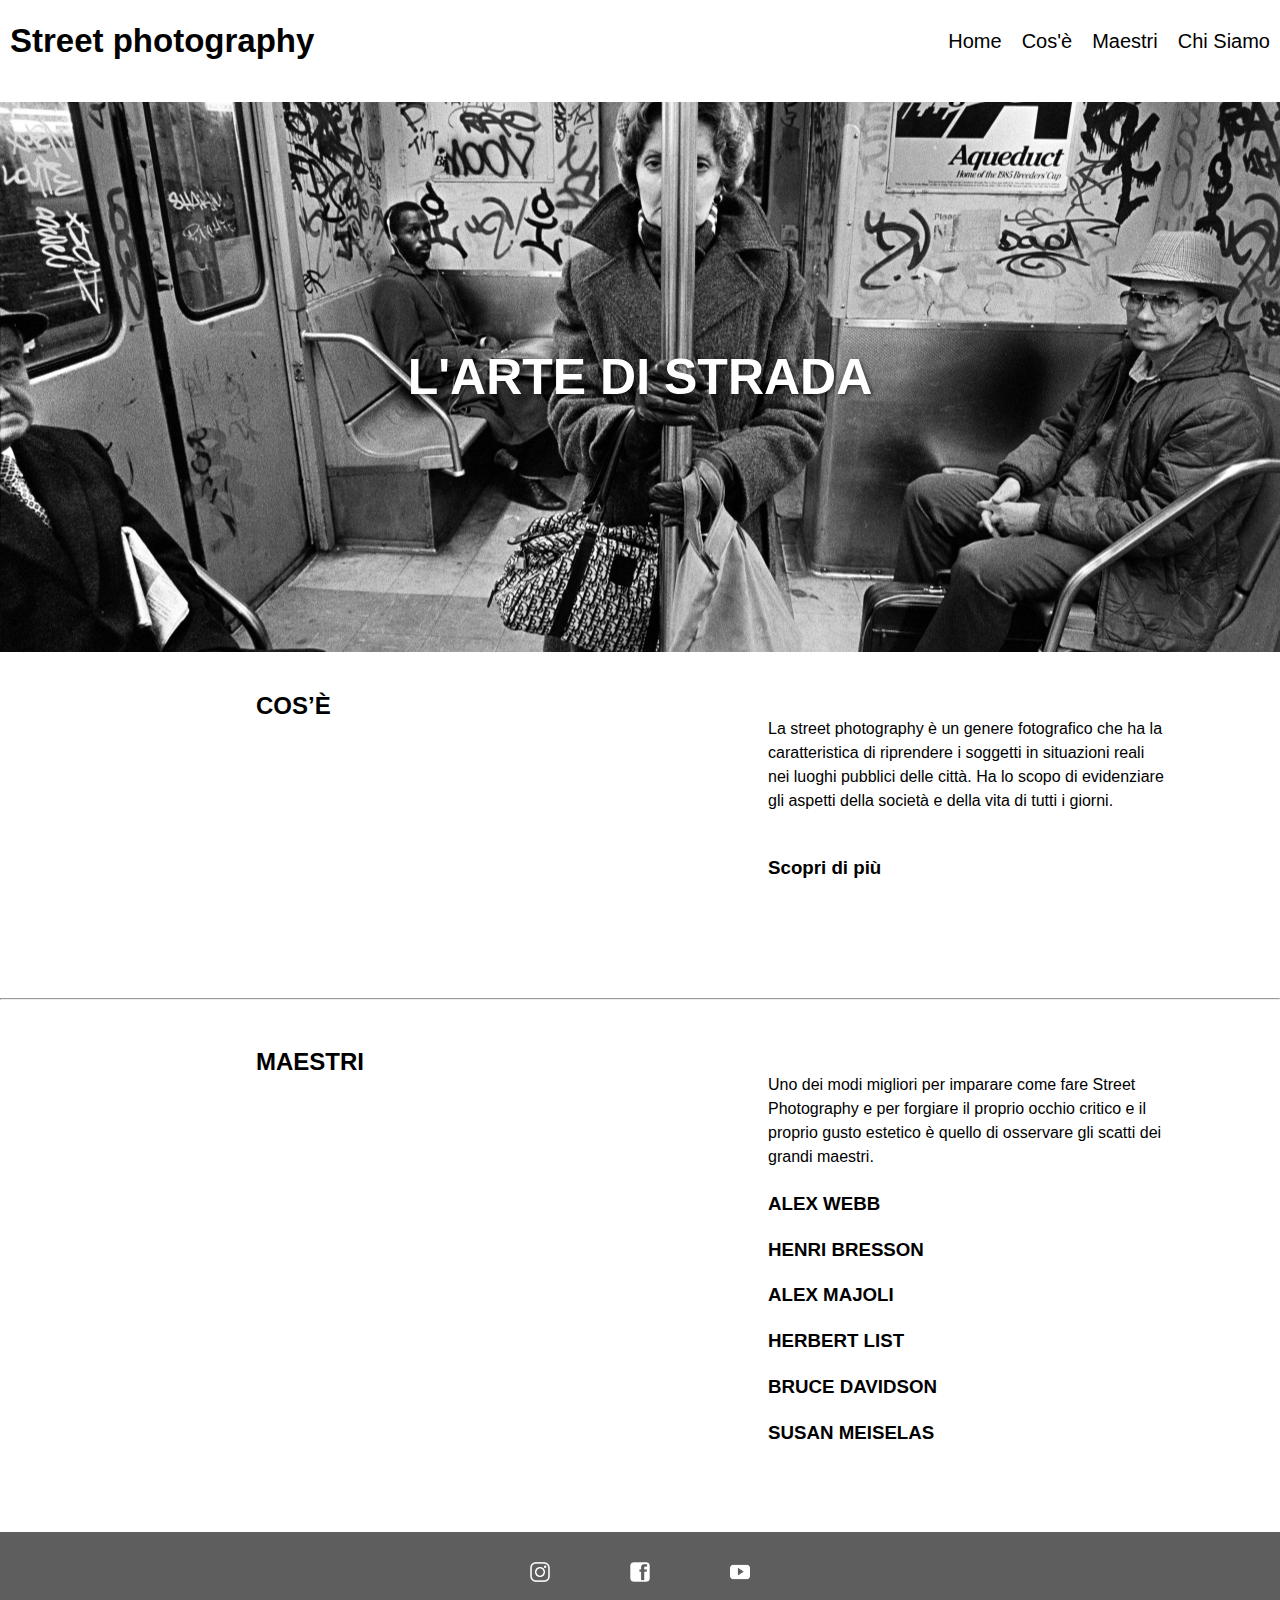
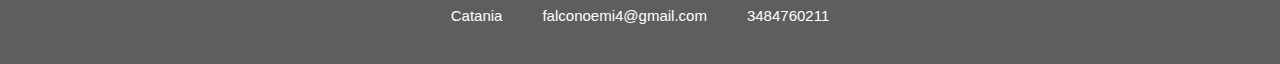
<file: index.html>
<!DOCTYPE html>
<html lang="en">
<head>
    <meta charset="UTF-8">
    <meta name="viewport" content="width=device-width, initial-scale=1.0">
    <title>home page</title>
    <link rel="stylesheet" href="css/style.css">
</head>
    <body>
        <header>      
            <div class="logo">
                <h1><a href="index.html"> Street photography</h1></a>
              </div>
              <input class="checkbox" type="checkbox" name="ciao" id="" />
                  <div class="hamburger-lines">
                    <span class="line line1"></span>
                    <span class="line line2"></span>
                    <span class="line line3"></span>
                    <span class="line line4"></span>
                  </div>
                <nav>
                  <ul id="menu">
                    <li><a href="index.html">Home</a></li>
                    <li><a href="cose.html">Cos'è</a></li>
                    <li><a href="maestri2.html">Maestri</a></li>
                    <li><a href="chisiamo.html">Chi siamo</a></li>
                 
                </ul>
                </nav>
        </header>
     
     <main>
    <section class="provasez">
    <div class="provatesto">
        <h2>L'ARTE DI STRADA</h2>
    </div>
    <div class="immagine">
        <img src="immagini/home.jpg" alt="">
    </div>
    </section>
 
    <div class="primotesto">
        <h2>COS’È</h2>
    </div>
    <p class="sottotesto">La street photography è un genere fotografico che ha la caratteristica di riprendere i soggetti in situazioni reali nei luoghi pubblici delle città. Ha lo scopo di evidenziare gli aspetti della società e della vita di tutti i giorni.
    </p>
    <h3 class="scopri"><a href="cose.html">Scopri di più</a></h3>
    <hr>
    <div class="secondotesto">
        <h2>MAESTRI</h2>
    </div>
    <p class="sottotesto">Uno dei modi migliori per imparare come fare Street Photography e per forgiare il proprio occhio critico e il proprio gusto estetico è quello di osservare gli scatti dei grandi maestri.
 
    </p>
    <h3 class="nomi"><a href="alexwebb.html">ALEX WEBB</a></h3>
    <h3 class="nomi"><a href="bresson.html">HENRI BRESSON</a></h3>
    <h3 class="nomi"><a href="majoli.html">ALEX MAJOLI</a></h3>
    <h3 class="nomi"><a href="list.html">HERBERT LIST</a></h3>
    <h3 class="nomi"><a href="davison.html">BRUCE DAVIDSON</a></h3>
    <h3 class="nomeultimo"><a href="susan.html">SUSAN MEISELAS</a></h3>
 
    </main>
     
    <footer>
        <div class="iconesocial">
            <a href="https://l.instagram.com/?u=https%3A%2F%2Flinktr.ee%2Fstreetphotographers&e=AT23Gx6XJXNYlWiHOunLntuceNe6tPqsmg3Vxns8G7ByOq9teLUWiQyFnicUlqO3hBtZ8OV1CV_gODZjalwVwwvkknUzthxQ"><img src="immagini/insta (1).png" alt="image"></a>
            <a href="https://www.facebook.com/groups/urbanstreetphotographygroup/"><img src="immagini/face.png"" alt="logo-facebook-png-bianco"></a>
           
            <a href="https://youtu.be/Pm8jEqdS1GA?si=eROL5oyyr-MDTz5H"><img src="immagini/yout.png" alt="youtube-germano-gioielli"></a>
        </div>
        <div class="infocontatti">
            <p>Catania</p>
            <p>falconoemi4@gmail.com</p>
            <p>3484760211</p>
        </div>
    </footer>
    
</body>
</html>
</file>
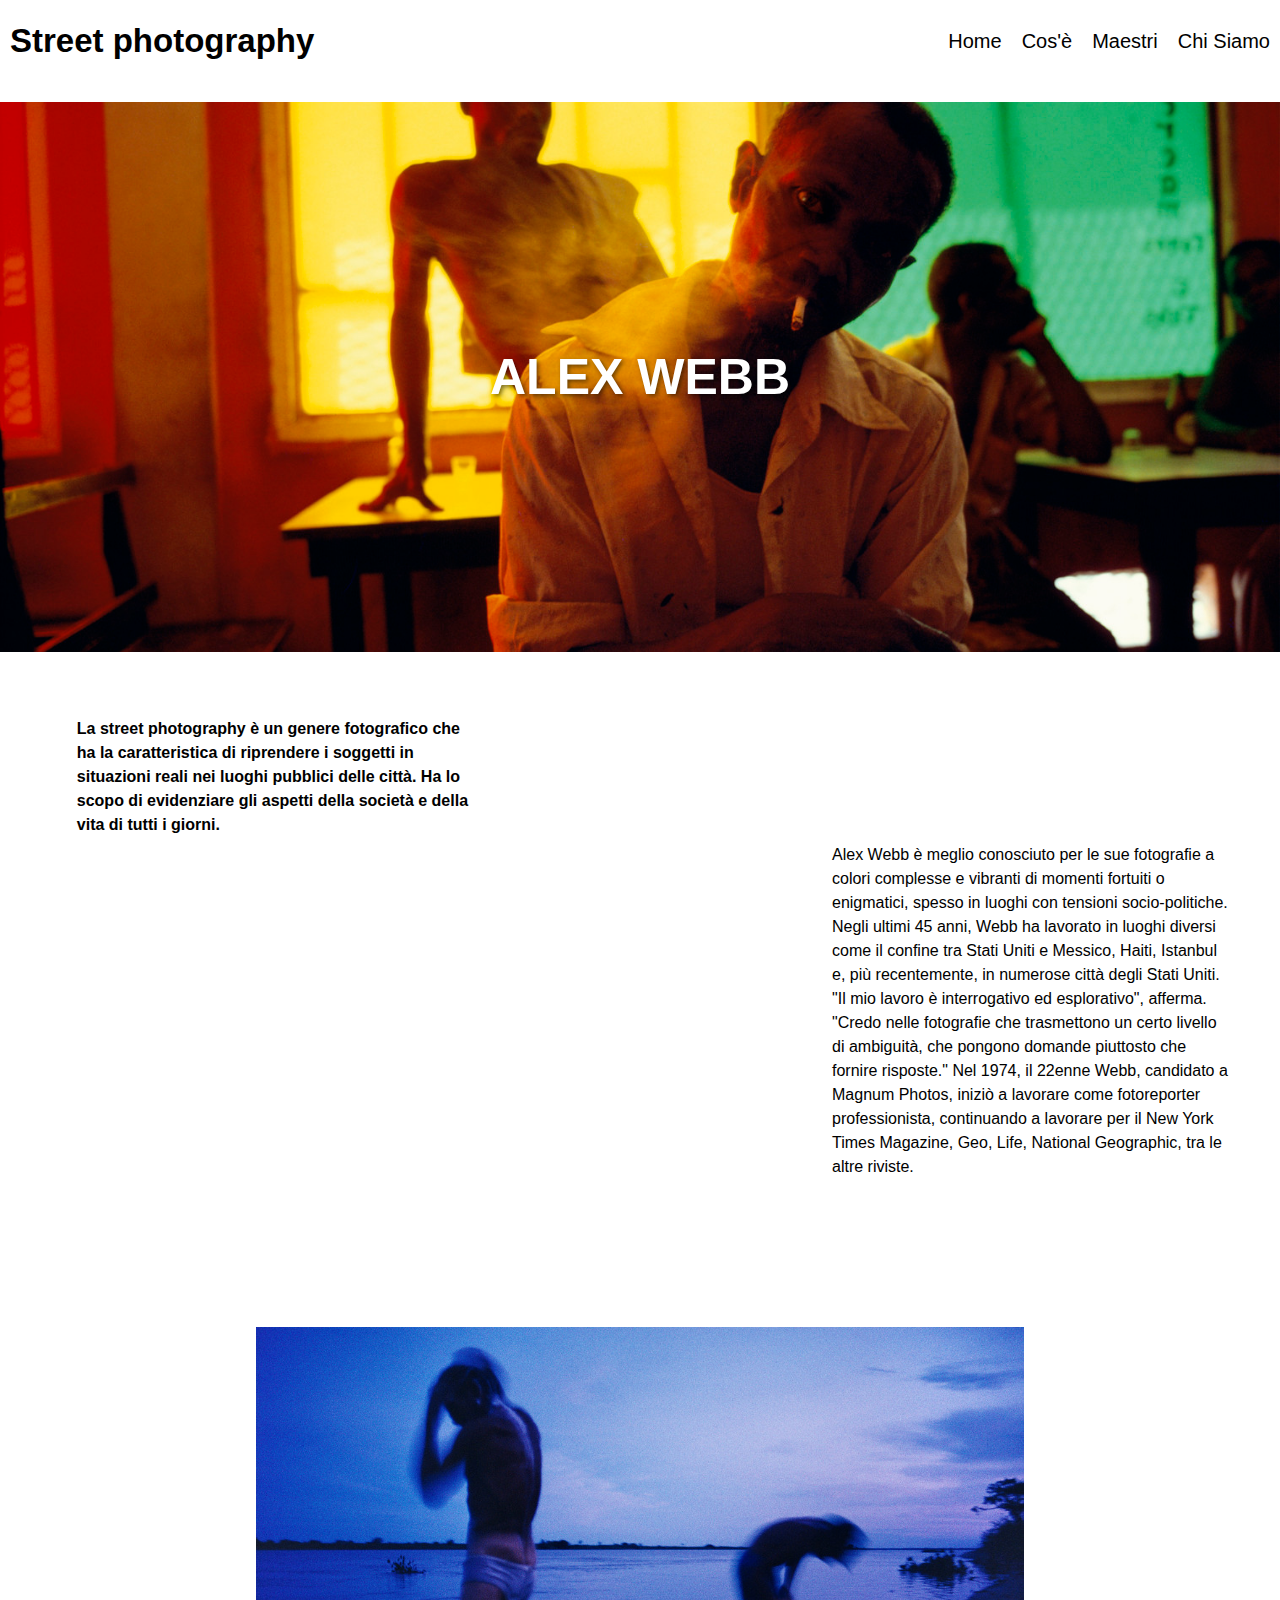
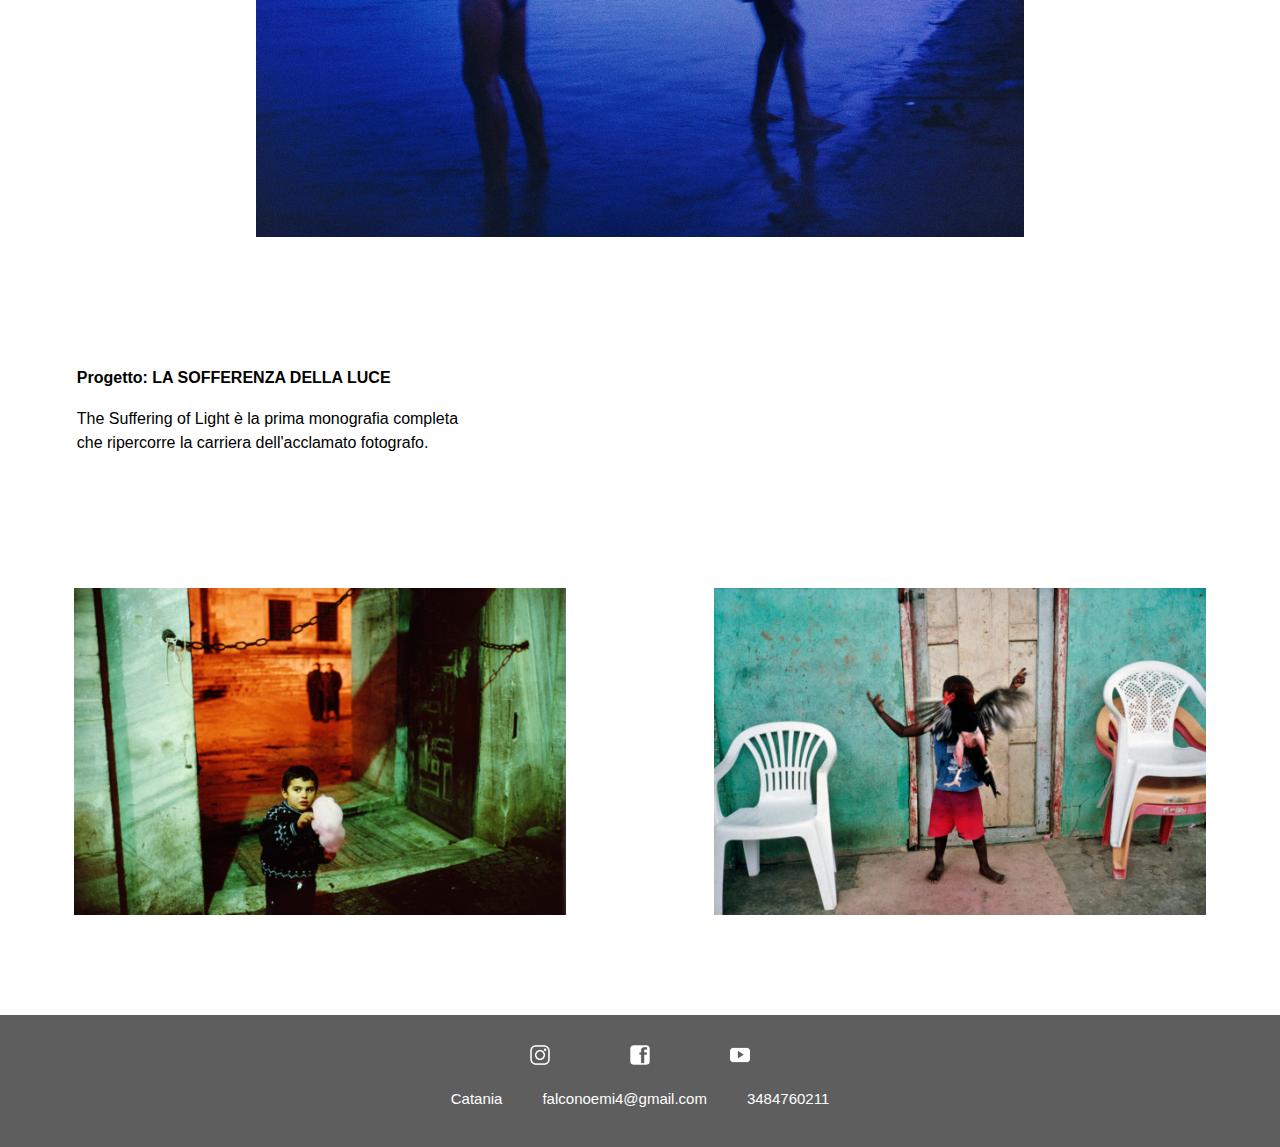
<file: alexwebb.html>
<!DOCTYPE html>
<html lang="en">
<head>
    <meta charset="UTF-8">
    <meta name="viewport" content="width=device-width, initial-scale=1.0">
    <title>Alex Webb</title>
    <link rel="stylesheet" href="css/style.css">
</head>
    <body>
        <header>      
            <div class="logo">
                <h1><a href="index.html"> Street photography</h1></a>
              </div>
              <input class="checkbox" type="checkbox" name="ciao" id="" />
                  <div class="hamburger-lines">
                    <span class="line line1"></span>
                    <span class="line line2"></span>
                    <span class="line line3"></span>
                    <span class="line line4"></span>
                  </div>
                <nav>
                  <ul id="menu">
                    <li><a href="index.html">Home</a></li>
                    <li><a href="cose.html">Cos'è</a></li>
                    <li><a href="maestri2.html">Maestri</a></li>
                    <li><a href="chisiamo.html">Chi siamo</a></li>
                 
                </ul>
                </nav>
        </header>

        <main>
            <section class="provasez">
            <div class="provatesto">
                <h2>ALEX WEBB</h2>
            </div>
            <div class="immagine">
                <img src="immagini/alex1.jpg" alt="">
            </div>
            </section>
            <p class="sottotesto2bold">La street photography è un genere fotografico che ha la caratteristica di riprendere i soggetti in situazioni reali nei luoghi pubblici delle città. Ha lo scopo di evidenziare gli aspetti della società e della vita di tutti i giorni.
            </p>
            <p class="sottotestomaestripagine">Alex Webb è meglio conosciuto per le sue fotografie a colori complesse e vibranti di momenti fortuiti o enigmatici, spesso in luoghi con tensioni socio-politiche. Negli ultimi 45 anni, Webb ha lavorato in luoghi diversi come il confine tra Stati Uniti e Messico, Haiti, Istanbul e, più recentemente, in numerose città degli Stati Uniti. "Il mio lavoro è interrogativo ed esplorativo", afferma. "Credo nelle fotografie che trasmettono un certo livello di ambiguità, che pongono domande piuttosto che fornire risposte."
                Nel 1974, il 22enne Webb, candidato a Magnum Photos, iniziò a lavorare come fotoreporter professionista, continuando a lavorare per il New York Times Magazine, Geo, Life, National Geographic, tra le altre riviste. 
            </p>
           
        </div>
        <div class="immaginecose">
            <img src="immagini/alex2.jpg" alt="AndreaScirè">
        </div>
        <p class="sottotesto2bold">Progetto: LA SOFFERENZA DELLA LUCE
        </p>
        <p class="sottotestoprogetto">
            The Suffering of Light è la prima monografia completa che ripercorre la carriera dell'acclamato fotografo. </p>
            <div class="gridduefoto">    <img class="immaginigrid" src="immagini/alex3.jpg" alt="Immagine 1">    
                <img class="immaginigrid" src="immagini/alex4.jpg" alt="Immagine 2">
               </div>
        </main>
        <footer>
            <div class="iconesocial">
                <a href="https://l.instagram.com/?u=https%3A%2F%2Flinktr.ee%2Fstreetphotographers&e=AT23Gx6XJXNYlWiHOunLntuceNe6tPqsmg3Vxns8G7ByOq9teLUWiQyFnicUlqO3hBtZ8OV1CV_gODZjalwVwwvkknUzthxQ"><img src="immagini/insta (1).png" alt="image"></a>
                <a href="https://www.facebook.com/groups/urbanstreetphotographygroup/"><img src="immagini/face.png"" alt="logo-facebook-png-bianco"></a>
               
                <a href="https://youtu.be/Pm8jEqdS1GA?si=eROL5oyyr-MDTz5H"><img src="immagini/yout.png" alt="youtube-germano-gioielli"></a>
            </div>
            <div class="infocontatti">
                <p>Catania</p>
                <p>falconoemi4@gmail.com</p>
                <p>3484760211</p>
            </div>
        </footer>
    
</body>
</html>
</file>
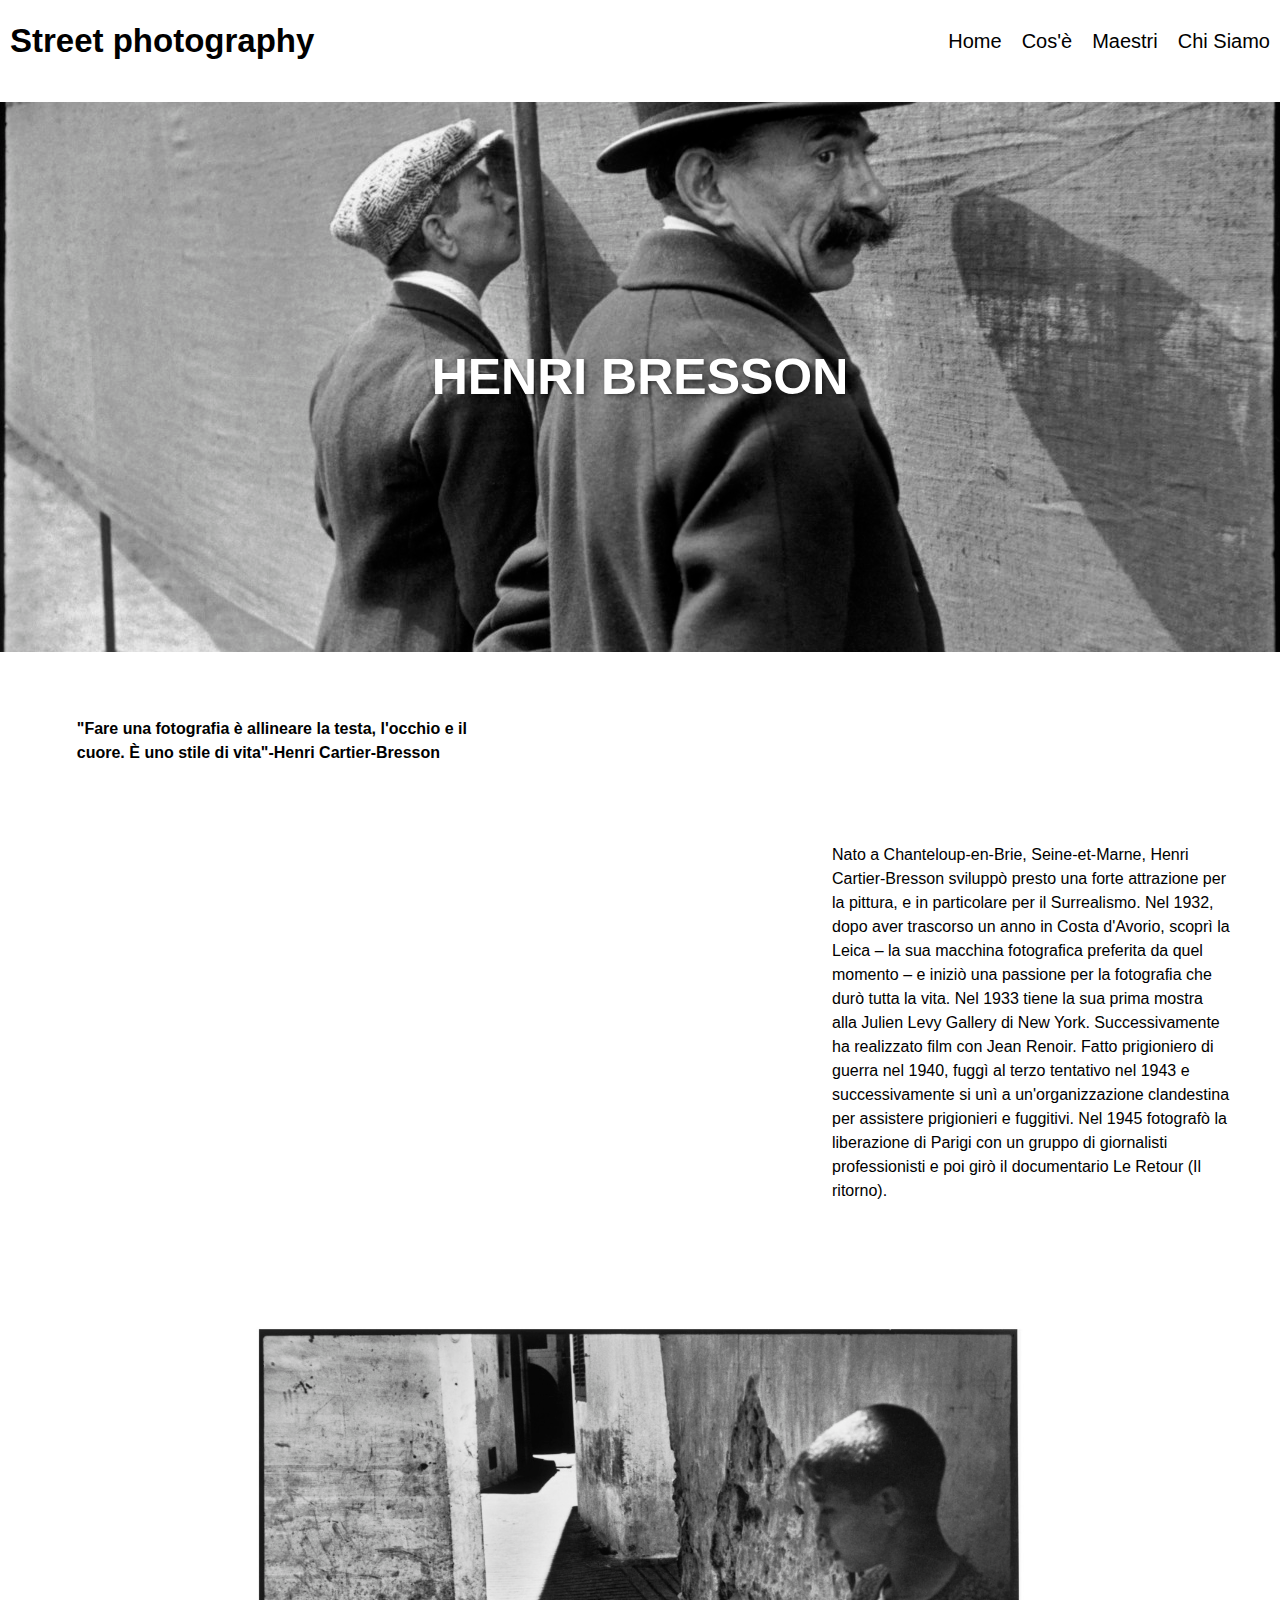
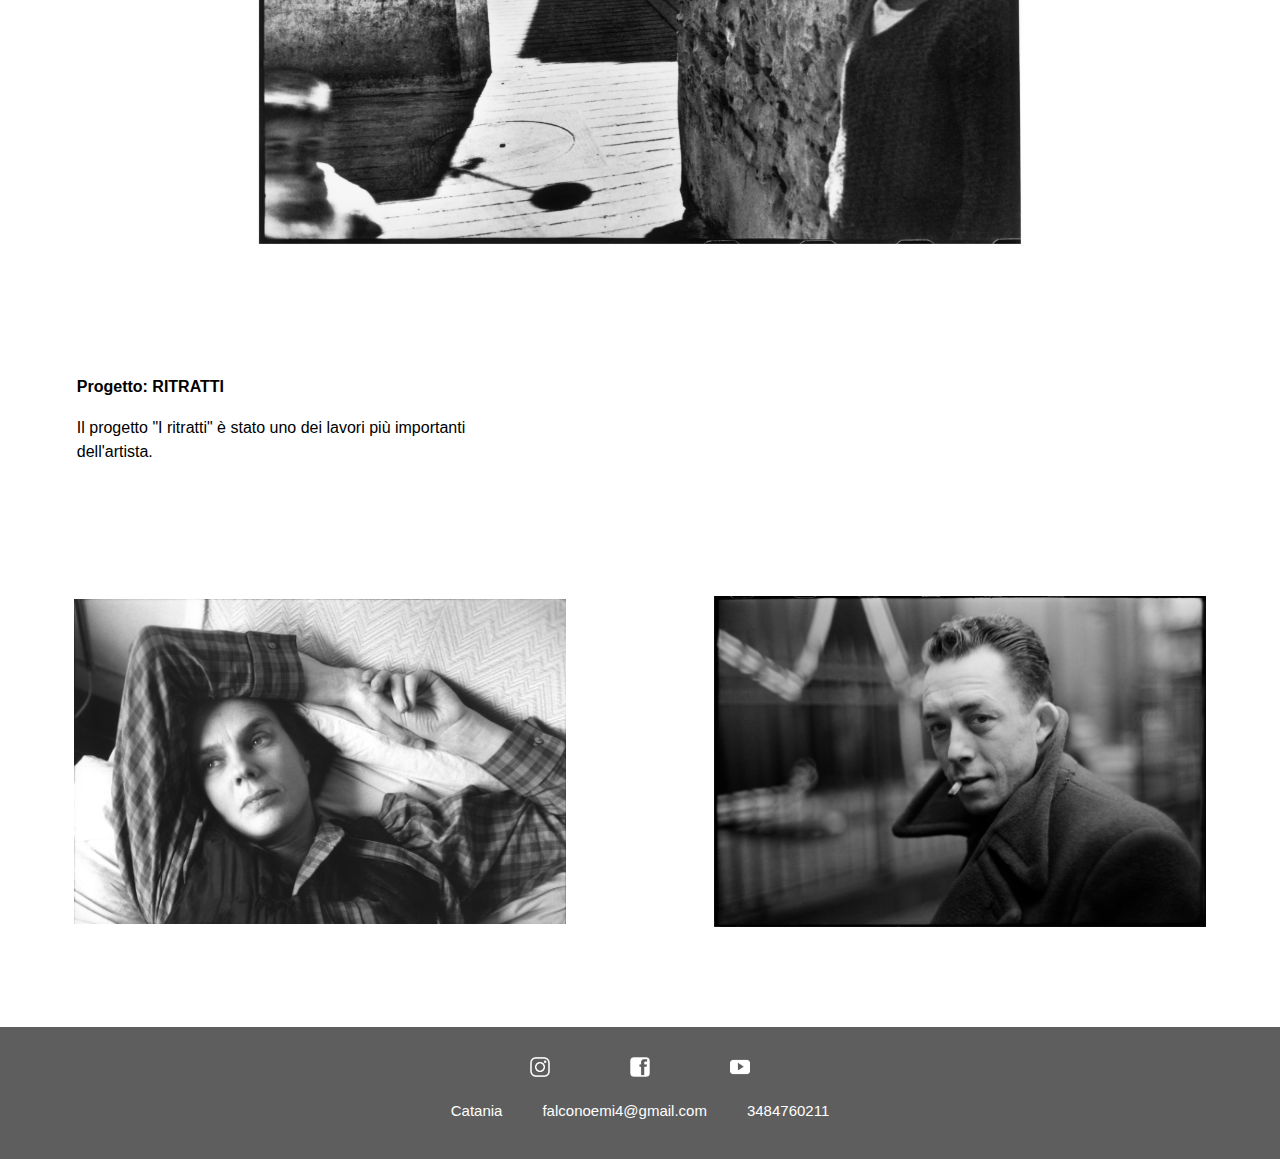
<file: bresson.html>
<!DOCTYPE html>
<html lang="en">
<head>
    <meta charset="UTF-8">
    <meta name="viewport" content="width=device-width, initial-scale=1.0">
    <title>bresson</title>
    <link rel="stylesheet" href="css/style.css">
</head>
    <body>
        <header>      
            <div class="logo">
                <h1><a href="index.html"> Street photography</h1></a>
              </div>
              <input class="checkbox" type="checkbox" name="ciao" id="" />
                  <div class="hamburger-lines">
                    <span class="line line1"></span>
                    <span class="line line2"></span>
                    <span class="line line3"></span>
                    <span class="line line4"></span>
                  </div>
                <nav>
                  <ul id="menu">
                    <li><a href="index.html">Home</a></li>
                    <li><a href="cose.html">Cos'è</a></li>
                    <li><a href="maestri2.html">Maestri</a></li>
                    <li><a href="chisiamo.html">Chi siamo</a></li>
                 
                </ul>
                </nav>
        </header>

        <main>
            <section class="provasez">
            <div class="provatesto">
                <h2>HENRI BRESSON</h2>
            </div>
            <div class="immagine">
                <img src="immagini/bresson1.jpg" alt="">
            </div>
            </section>
            <p class="sottotesto2bold">"Fare una fotografia è allineare la testa, l'occhio e il cuore. È uno stile di vita"-Henri Cartier-Bresson
            </p>
            <p class="sottotestomaestripagine">Nato a Chanteloup-en-Brie, Seine-et-Marne, Henri Cartier-Bresson sviluppò presto una forte attrazione per la pittura, e in particolare per il Surrealismo. Nel 1932, dopo aver trascorso un anno in Costa d'Avorio, scoprì la Leica – la sua macchina fotografica preferita da quel momento – e iniziò una passione per la fotografia che durò tutta la vita. Nel 1933 tiene la sua prima mostra alla Julien Levy Gallery di New York. Successivamente ha realizzato film con Jean Renoir.
                Fatto prigioniero di guerra nel 1940, fuggì al terzo tentativo nel 1943 e successivamente si unì a un'organizzazione clandestina per assistere prigionieri e fuggitivi. Nel 1945 fotografò la liberazione di Parigi con un gruppo di giornalisti professionisti e poi girò il documentario Le Retour (Il ritorno).<br><br>
            </p>
           
        </div>
        <div class="immaginecose">
            <img src="immagini/bresson2.jpg" alt="">
        </div>
        <p class="sottotesto2bold">Progetto: RITRATTI
        </p>
        <p class="sottotestoprogetto">
            Il progetto "I ritratti" è stato uno dei lavori più importanti dell'artista.</p>
            <div class="gridduefoto">    <img class="immaginigrid" src="immagini/bresson3.jpg" alt="Immagine 1">    
                <img class="immaginigrid" src="immagini/bresson4.jpg" alt="Immagine 2">
               </div>
        </main>
        <footer>
            <div class="iconesocial">
                <a href="https://l.instagram.com/?u=https%3A%2F%2Flinktr.ee%2Fstreetphotographers&e=AT23Gx6XJXNYlWiHOunLntuceNe6tPqsmg3Vxns8G7ByOq9teLUWiQyFnicUlqO3hBtZ8OV1CV_gODZjalwVwwvkknUzthxQ"><img src="immagini/insta (1).png" alt="image"></a>
                <a href="https://www.facebook.com/groups/urbanstreetphotographygroup/"><img src="immagini/face.png"" alt="logo-facebook-png-bianco"></a>
               
                <a href="https://youtu.be/Pm8jEqdS1GA?si=eROL5oyyr-MDTz5H"><img src="immagini/yout.png" alt="youtube-germano-gioielli"></a>
            </div>
            <div class="infocontatti">
                <p>Catania</p>
                <p>falconoemi4@gmail.com</p>
                <p>3484760211</p>
            </div>
        </footer>
    
</body>
</html>
</file>
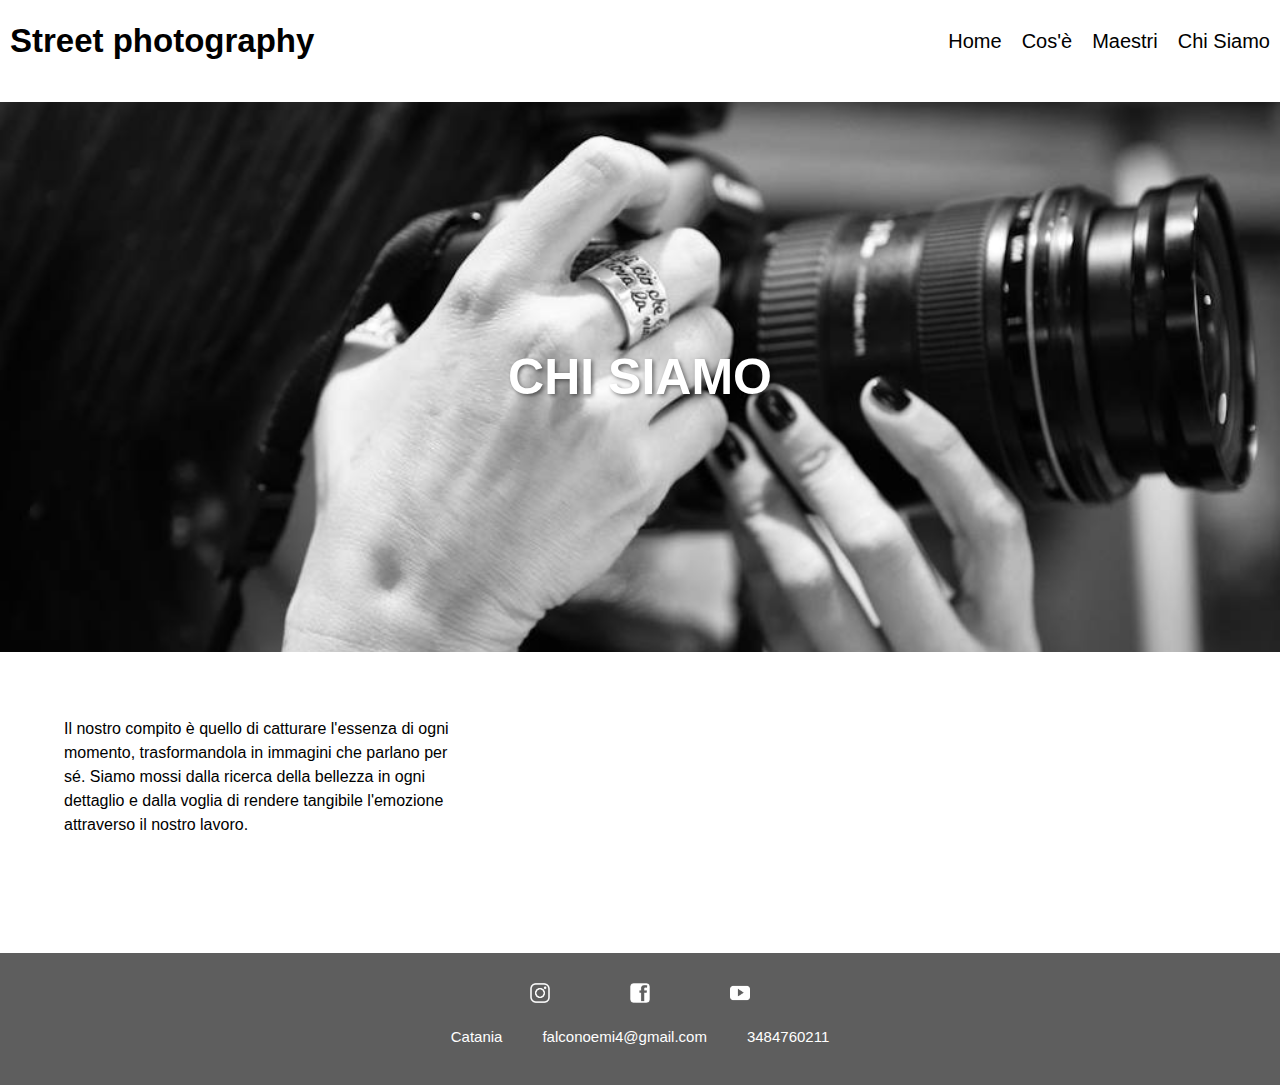
<file: chisiamo.html>
<!DOCTYPE html>
<html lang="en">
<head>
    <meta charset="UTF-8">
    <meta name="viewport" content="width=device-width, initial-scale=1.0">
    <title>Chi siamo</title>
    <link rel="stylesheet" href="css/style.css">
</head>
    <body>
        <header>      
            <div class="logo">
                <h1><a href="index.html"> Street photography</h1></a>
              </div>
              <input class="checkbox" type="checkbox" name="ciao" id="" />
                  <div class="hamburger-lines">
                    <span class="line line1"></span>
                    <span class="line line2"></span>
                    <span class="line line3"></span>
                    <span class="line line4"></span>
                  </div>
                <nav>
                  <ul id="menu">
                    <li><a href="index.html">Home</a></li>
                    <li><a href="cose.html">Cos'è</a></li>
                    <li><a href="maestri2.html">Maestri</a></li>
                    <li><a href="chisiamo.html">Chi siamo</a></li>
                 
                </ul>
                </nav>
        </header>

        <main>
            <section class="provasez">
            <div class="provatesto">
                <h2>CHI SIAMO</h2>
            </div>
            <div class="immagine">
                <img src="immagini/chisiamojpg.jpg" alt="">
            </div>
            </section>
           
            <p class="sottotestochisiamo">Il nostro compito è quello di catturare l'essenza di ogni momento, trasformandola in immagini che parlano per sé. Siamo mossi dalla ricerca della bellezza in ogni dettaglio e dalla voglia di rendere tangibile l'emozione attraverso il nostro lavoro. 
            </p>
           
           
          
        </section>
    
    </main>
    <footer>
        <div class="iconesocial">
            <a href="https://l.instagram.com/?u=https%3A%2F%2Flinktr.ee%2Fstreetphotographers&e=AT23Gx6XJXNYlWiHOunLntuceNe6tPqsmg3Vxns8G7ByOq9teLUWiQyFnicUlqO3hBtZ8OV1CV_gODZjalwVwwvkknUzthxQ"><img src="immagini/insta (1).png" alt="image"></a>
            <a href="https://www.facebook.com/groups/urbanstreetphotographygroup/"><img src="immagini/face.png"" alt="logo-facebook-png-bianco"></a>
           
            <a href="https://youtu.be/Pm8jEqdS1GA?si=eROL5oyyr-MDTz5H"><img src="immagini/yout.png" alt="youtube-germano-gioielli"></a>
        </div>
        <div class="infocontatti">
            <p>Catania</p>
            <p>falconoemi4@gmail.com</p>
            <p>3484760211</p>
        </div>
    </footer>
        </body>
    </html>
</file>
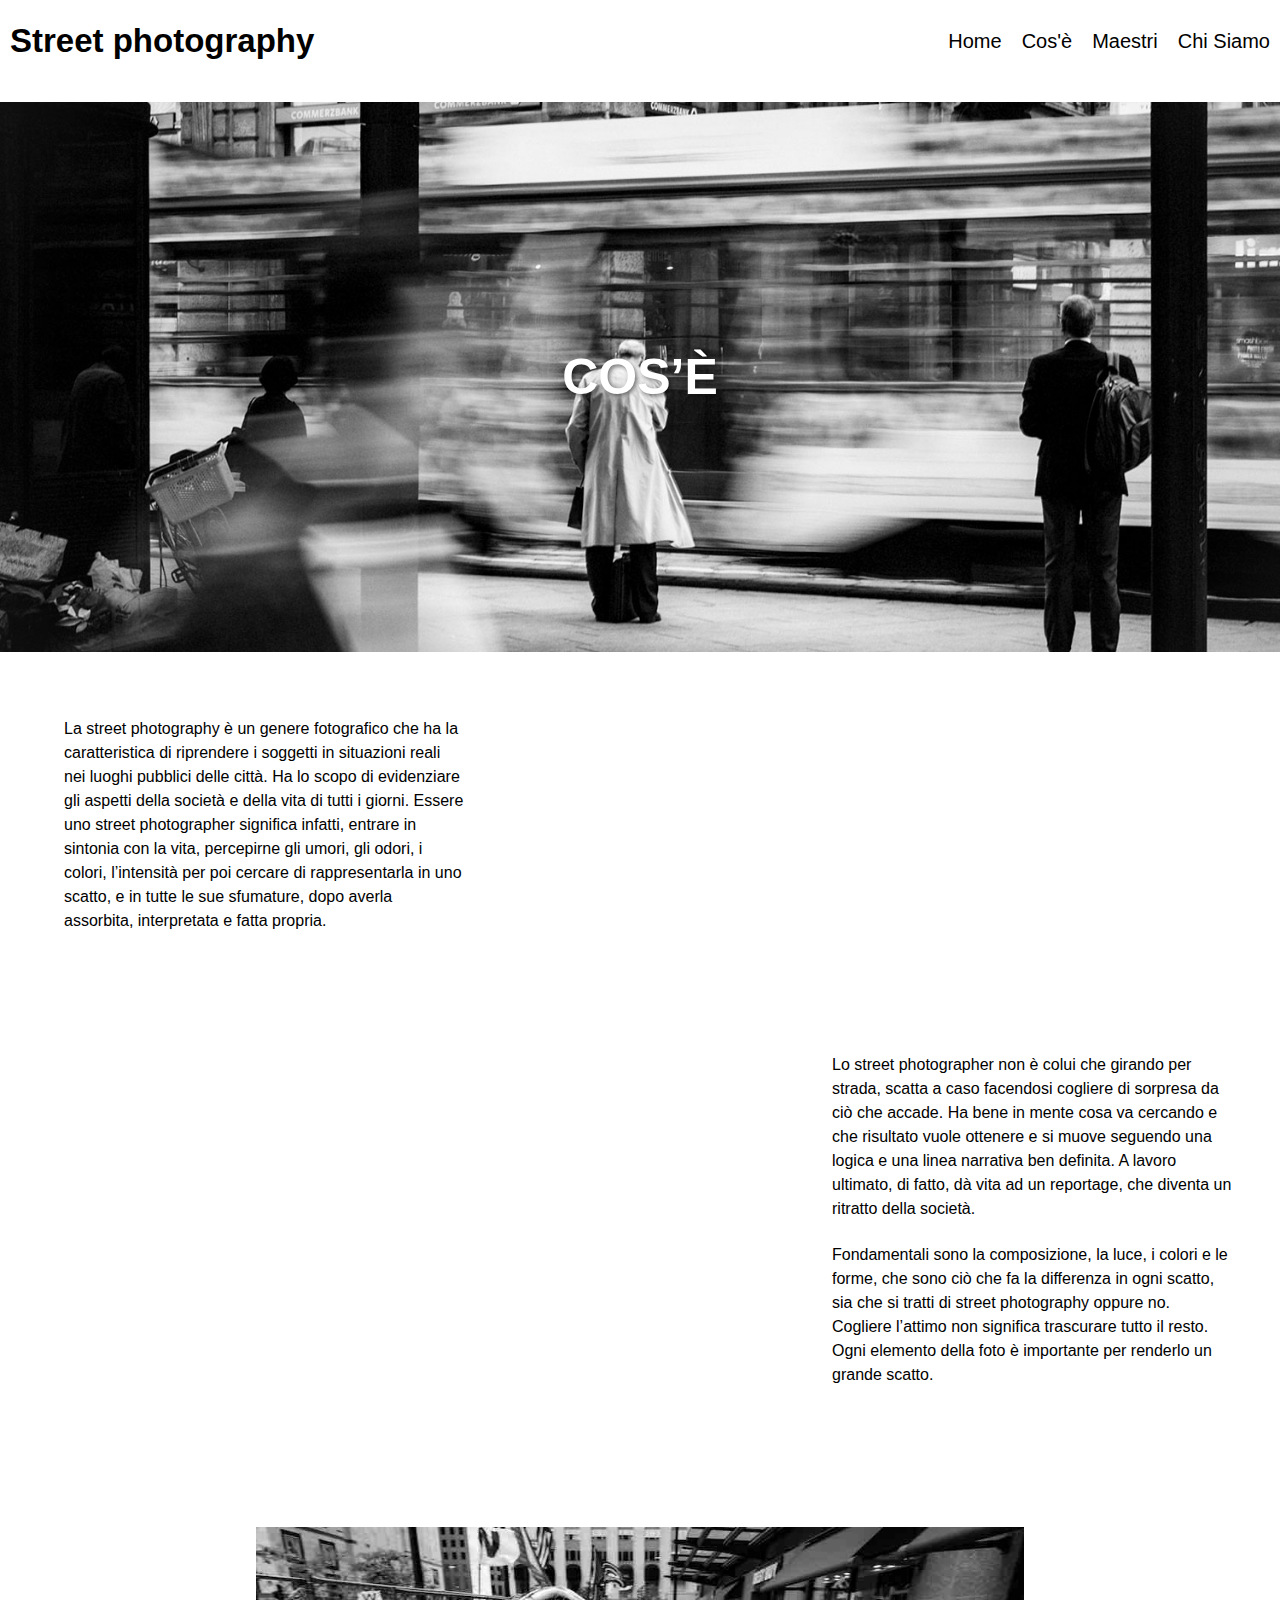
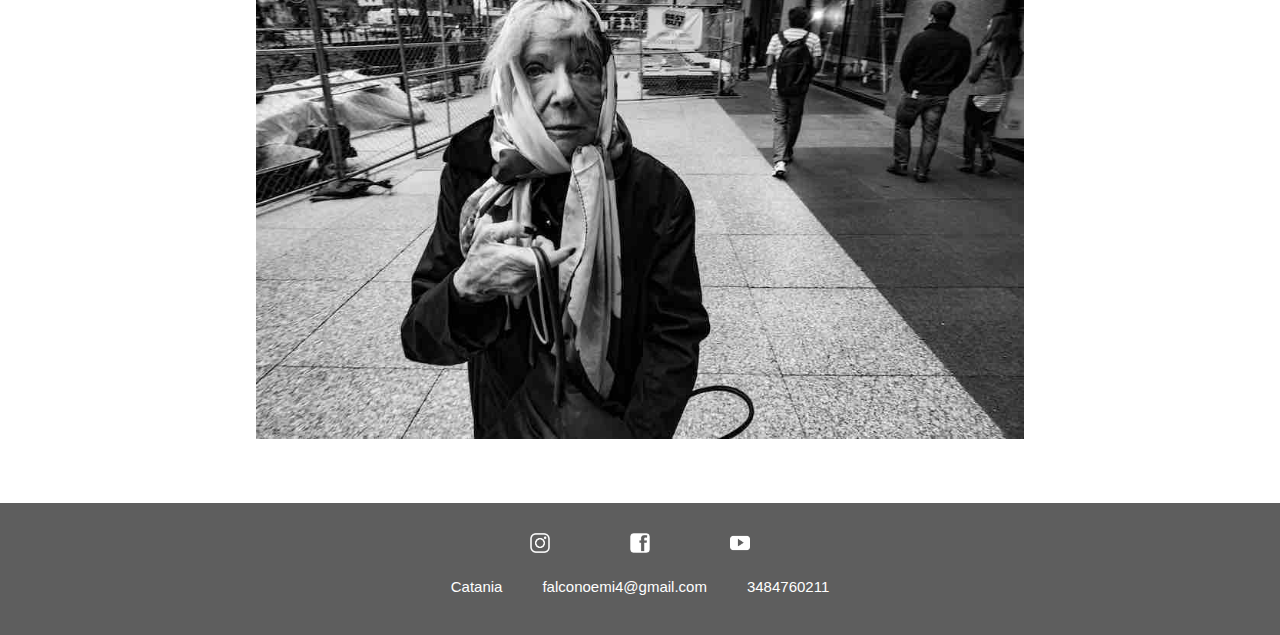
<file: cose.html>
<!DOCTYPE html>
<html lang="en">
<head>
    <meta charset="UTF-8">
    <meta name="viewport" content="width=device-width, initial-scale=1.0">
    <title>cos'è</title>
    <link rel="stylesheet" href="css/style.css">
</head>
    <body>
        <header>      
            <div class="logo">
                <h1><a href="index.html"> Street photography</h1></a>
              </div>
              <input class="checkbox" type="checkbox" name="ciao" id="" />
                  <div class="hamburger-lines">
                    <span class="line line1"></span>
                    <span class="line line2"></span>
                    <span class="line line3"></span>
                    <span class="line line4"></span>
                  </div>
                <nav>
                  <ul id="menu">
                    <li><a href="index.html">Home</a></li>
                    <li><a href="cose.html">Cos'è</a></li>
                    <li><a href="maestri2.html">Maestri</a></li>
                    <li><a href="chisiamo.html">Chi siamo</a></li>
                 
                </ul>
                </nav>
        </header>

        <main>
            <section class="provasez">
            <div class="provatesto">
                <h2>COS’È</h2>
            </div>
            <div class="immagine">
                <img src="immagini/cose1.jpg" alt="">
            </div>
            </section>
     
        <p class="sottotesto2">La street photography è un genere fotografico che ha la caratteristica di riprendere i soggetti in situazioni reali nei luoghi pubblici delle città. Ha lo scopo di evidenziare gli aspetti della società e della vita di tutti i giorni.
            Essere uno street photographer significa infatti, entrare in sintonia con la vita, percepirne gli umori, gli odori, i colori, l’intensità per poi cercare di rappresentarla in uno scatto, e in tutte le sue sfumature, dopo averla assorbita, interpretata e fatta propria.
        </p>
       
        <p class="sottotesto3">Lo street photographer non è colui che girando per strada, scatta a caso facendosi cogliere di sorpresa da ciò che accade. Ha bene in mente cosa va cercando e che risultato vuole ottenere e si muove seguendo una logica e una linea narrativa ben definita. A lavoro ultimato, di fatto, dà vita ad un reportage, che diventa un ritratto della società.
            

        </p>
        <p class="sottotesto4">Fondamentali  sono la composizione, la luce, i colori e le forme, che sono ciò che fa la differenza in ogni scatto, sia che si tratti di street photography oppure no. Cogliere l’attimo non significa trascurare tutto il resto. Ogni elemento della foto è importante per renderlo un grande scatto.
            

        </p>
        <div class="immaginecose">
            <img src="immagini/cose2.jpg" alt="AndreaScirè">
        </div>
    </section>

</main>
<footer>
    <div class="iconesocial">
        <a href="https://l.instagram.com/?u=https%3A%2F%2Flinktr.ee%2Fstreetphotographers&e=AT23Gx6XJXNYlWiHOunLntuceNe6tPqsmg3Vxns8G7ByOq9teLUWiQyFnicUlqO3hBtZ8OV1CV_gODZjalwVwwvkknUzthxQ"><img src="immagini/insta (1).png" alt="image"></a>
        <a href="https://www.facebook.com/groups/urbanstreetphotographygroup/"><img src="immagini/face.png"" alt="logo-facebook-png-bianco"></a>
       
        <a href="https://youtu.be/Pm8jEqdS1GA?si=eROL5oyyr-MDTz5H"><img src="immagini/yout.png" alt="youtube-germano-gioielli"></a>
    </div>
    <div class="infocontatti">
        <p>Catania</p>
        <p>falconoemi4@gmail.com</p>
        <p>3484760211</p>
    </div>
</footer>
    </body>
</html>
</file>
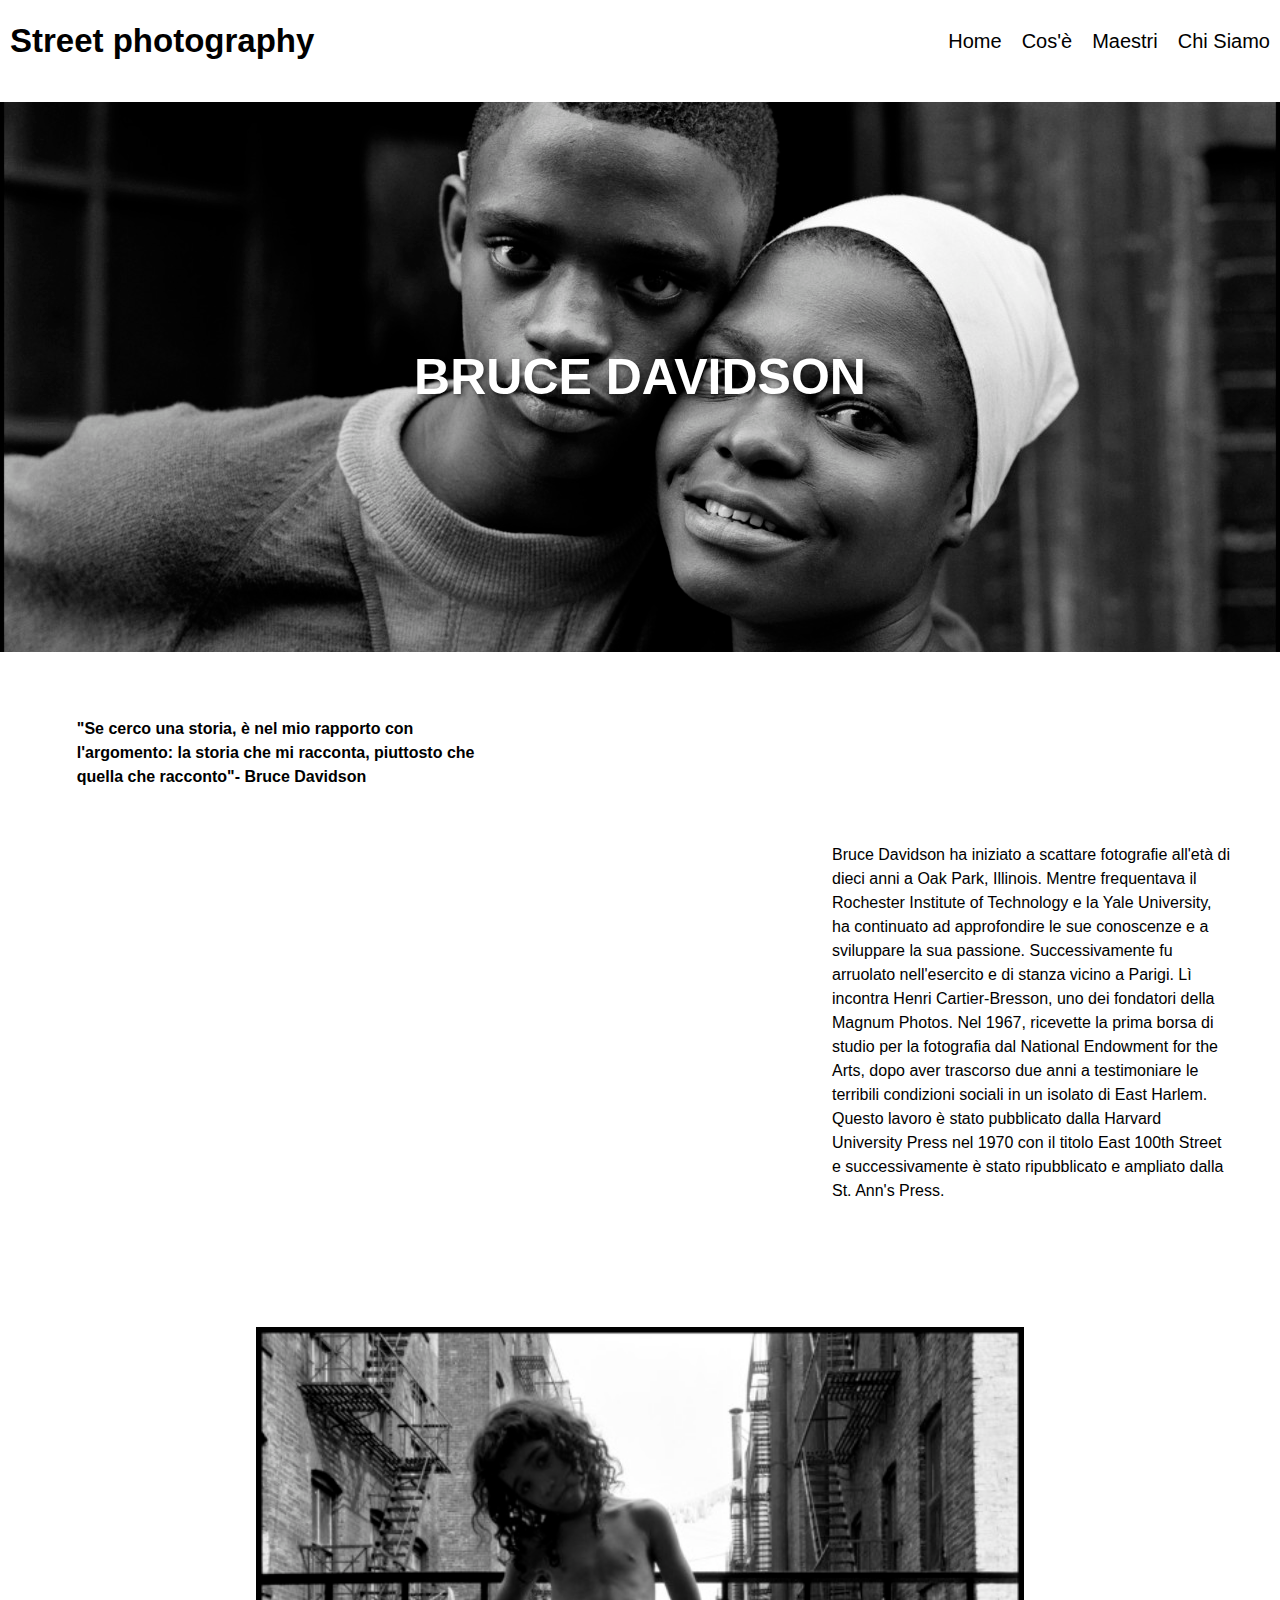
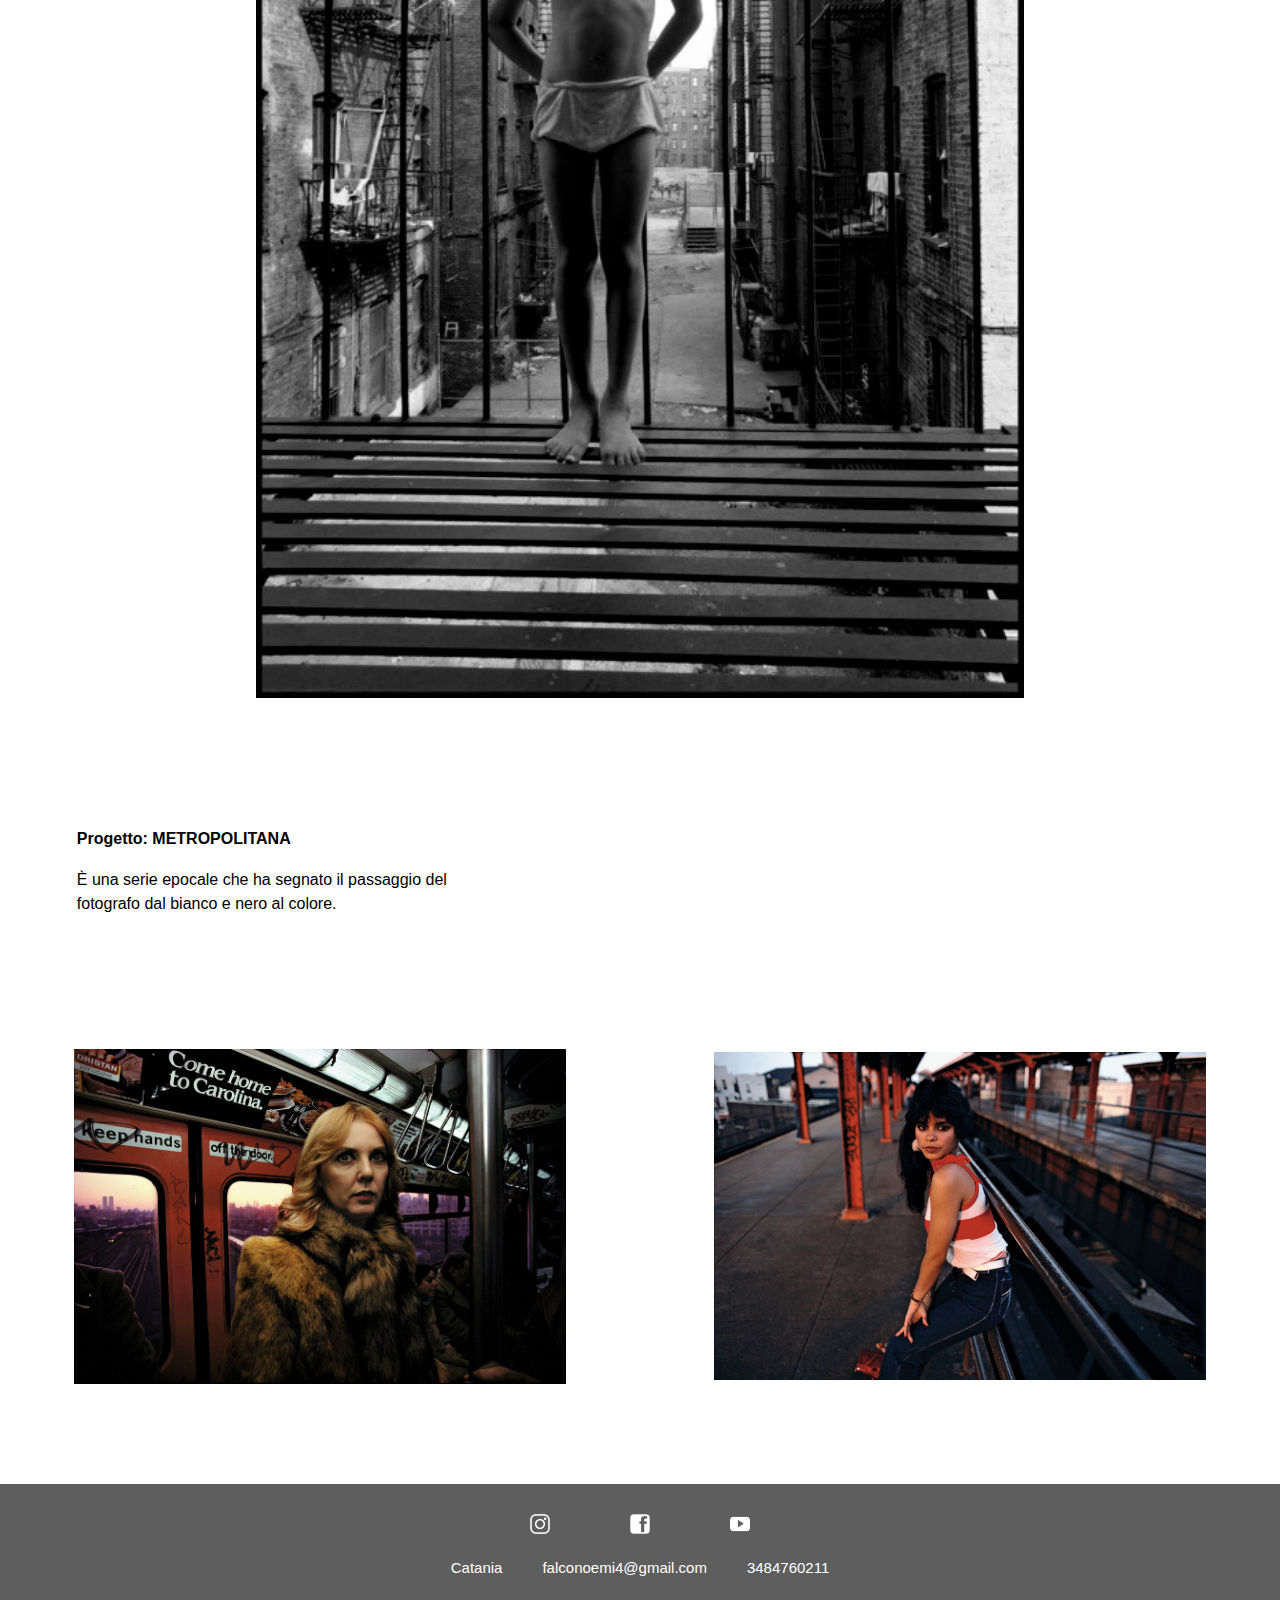
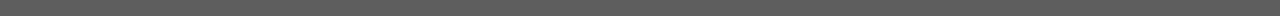
<file: davison.html>
<!DOCTYPE html>
<html lang="en">
<head>
    <meta charset="UTF-8">
    <meta name="viewport" content="width=device-width, initial-scale=1.0">
    <title>davison</title>
    <link rel="stylesheet" href="css/style.css">
</head>
    <body>
        <header>      
            <div class="logo">
                <h1><a href="index.html"> Street photography</h1></a>
              </div>
              <input class="checkbox" type="checkbox" name="ciao" id="" />
                  <div class="hamburger-lines">
                    <span class="line line1"></span>
                    <span class="line line2"></span>
                    <span class="line line3"></span>
                    <span class="line line4"></span>
                  </div>
                <nav>
                  <ul id="menu">
                    <li><a href="index.html">Home</a></li>
                    <li><a href="cose.html">Cos'è</a></li>
                    <li><a href="maestri2.html">Maestri</a></li>
                    <li><a href="chisiamo.html">Chi siamo</a></li>
                 
                </ul>
                </nav>
        </header>

        <main>
            <section class="provasez">
            <div class="provatesto">
                <h2>BRUCE DAVIDSON</h2>
            </div>
            <div class="immagine">
                <img src="immagini/davison1.jpg" alt="">
            </div>
            </section>
            <p class="sottotesto2bold">"Se cerco una storia, è nel mio rapporto con l'argomento: la storia che mi racconta, piuttosto che quella che racconto"- Bruce Davidson
            </p>
            <p class="sottotestomaestripagine">Bruce Davidson ha iniziato a scattare fotografie all'età di dieci anni a Oak Park, Illinois. Mentre frequentava il Rochester Institute of Technology e la Yale University, ha continuato ad approfondire le sue conoscenze e a sviluppare la sua passione. Successivamente fu arruolato nell'esercito e di stanza vicino a Parigi. Lì incontra Henri Cartier-Bresson, uno dei fondatori della Magnum Photos.
                Nel 1967, ricevette la prima borsa di studio per la fotografia dal National Endowment for the Arts, dopo aver trascorso due anni a testimoniare le terribili condizioni sociali in un isolato di East Harlem. Questo lavoro è stato pubblicato dalla Harvard University Press nel 1970 con il titolo East 100th Street e successivamente è stato ripubblicato e ampliato dalla St. Ann's Press. 
            </p>
           
        </div>
        <div class="immaginecose">
            <img src="immagini/davison2.jpg" alt="">
        </div>
        <p class="sottotesto2bold">Progetto: METROPOLITANA
        </p>
        <p class="sottotestoprogetto">
            È una serie epocale che ha segnato il passaggio del fotografo dal bianco e nero al colore.</p>
            <div class="gridduefoto">    <img class="immaginigrid" src="immagini/davison3.jpg" alt="Immagine 1">    
                <img class="immaginigrid" src="immagini/davison4.jpg" alt="Immagine 2">
               </div>
        </main>
        <footer>
            <div class="iconesocial">
                <a href="https://l.instagram.com/?u=https%3A%2F%2Flinktr.ee%2Fstreetphotographers&e=AT23Gx6XJXNYlWiHOunLntuceNe6tPqsmg3Vxns8G7ByOq9teLUWiQyFnicUlqO3hBtZ8OV1CV_gODZjalwVwwvkknUzthxQ"><img src="immagini/insta (1).png" alt="image"></a>
                <a href="https://www.facebook.com/groups/urbanstreetphotographygroup/"><img src="immagini/face.png"" alt="logo-facebook-png-bianco"></a>
               
                <a href="https://youtu.be/Pm8jEqdS1GA?si=eROL5oyyr-MDTz5H"><img src="immagini/yout.png" alt="youtube-germano-gioielli"></a>
            </div>
            <div class="infocontatti">
                <p>Catania</p>
                <p>falconoemi4@gmail.com</p>
                <p>3484760211</p>
            </div>
        </footer>
    
</body>
</html>
</file>
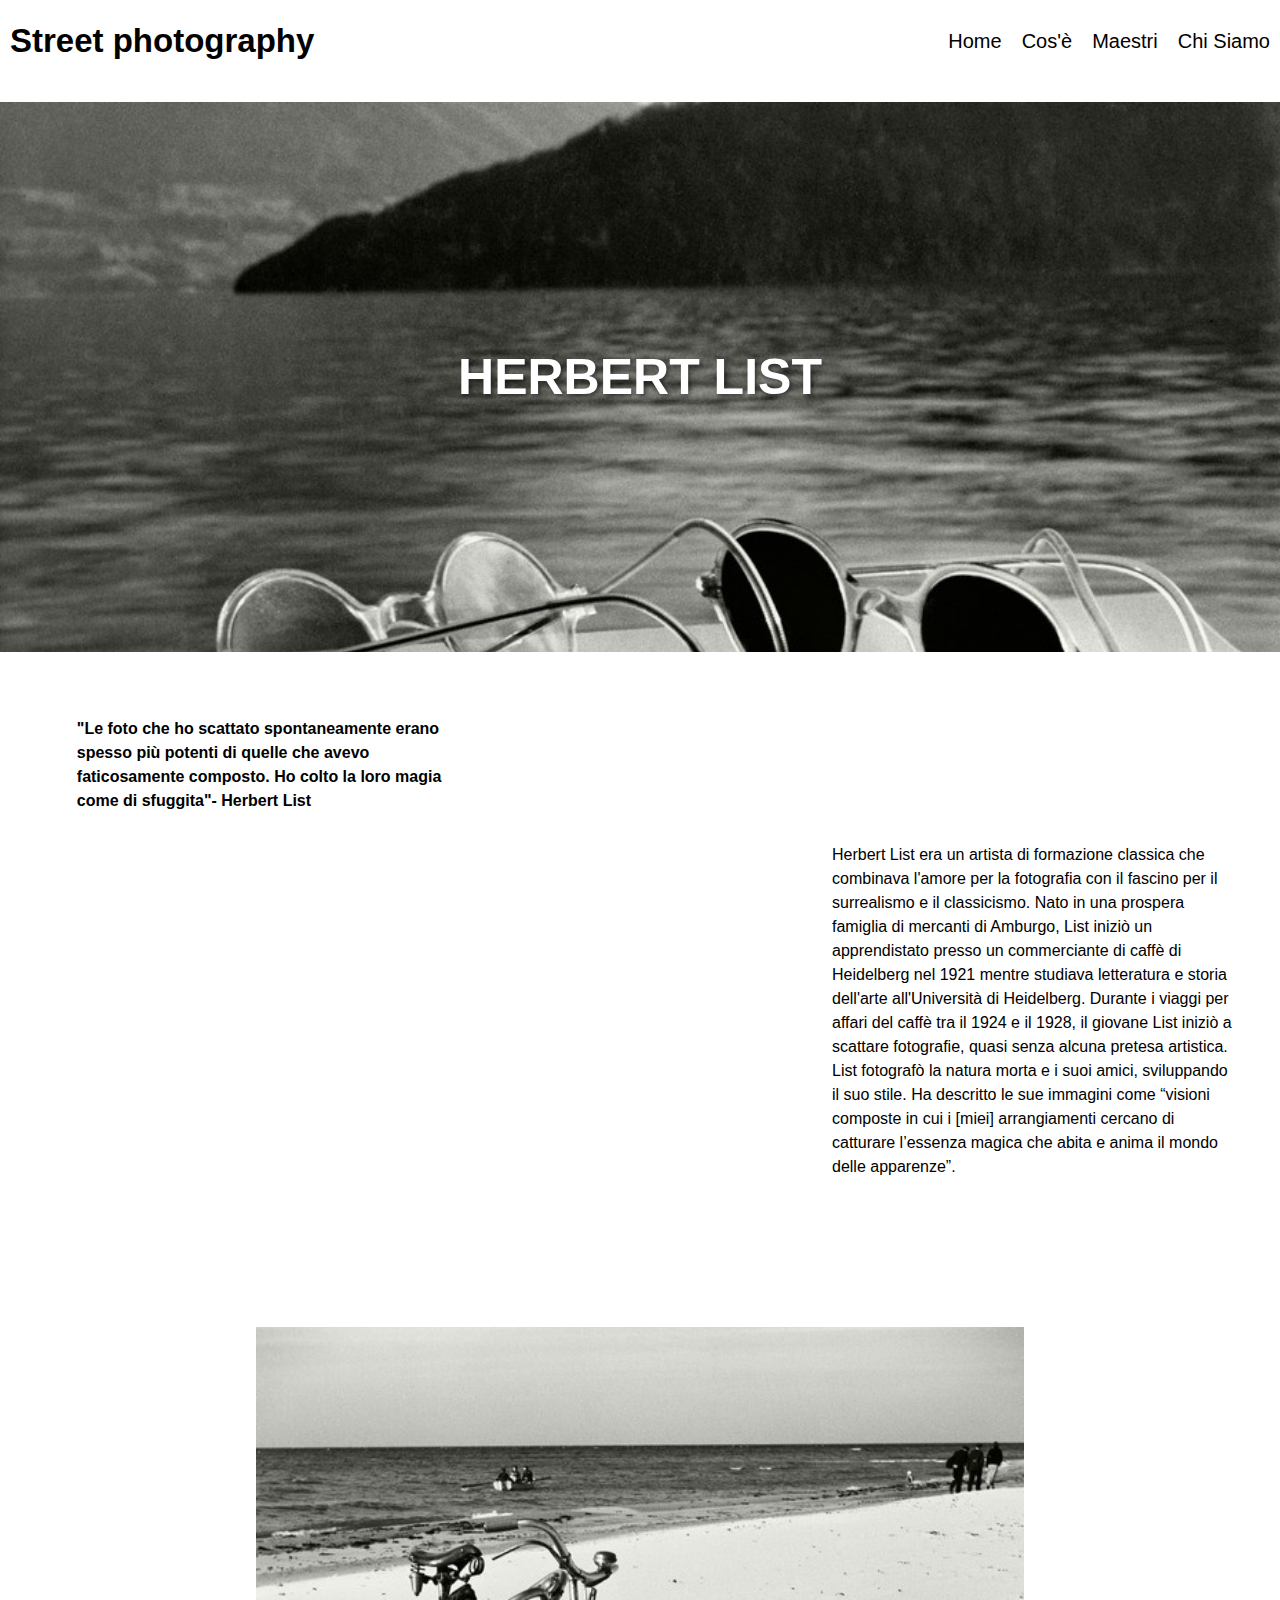
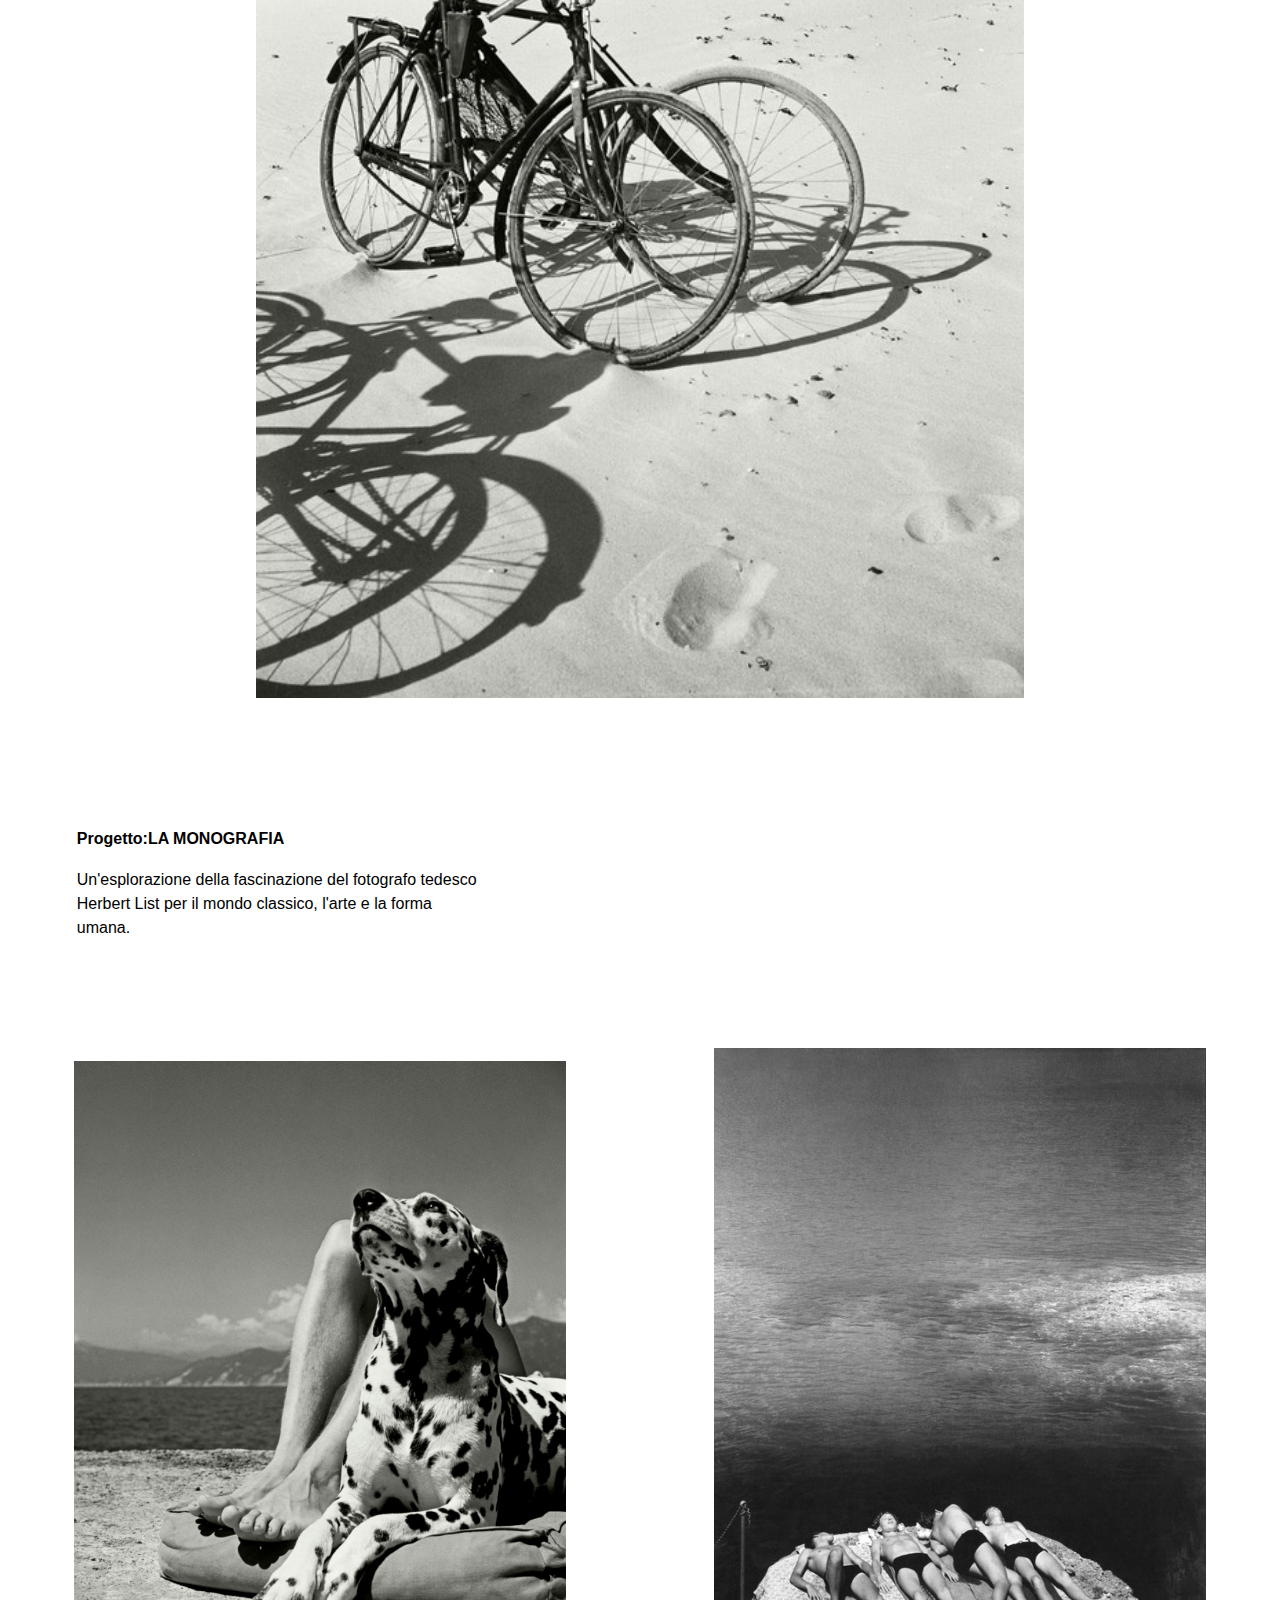
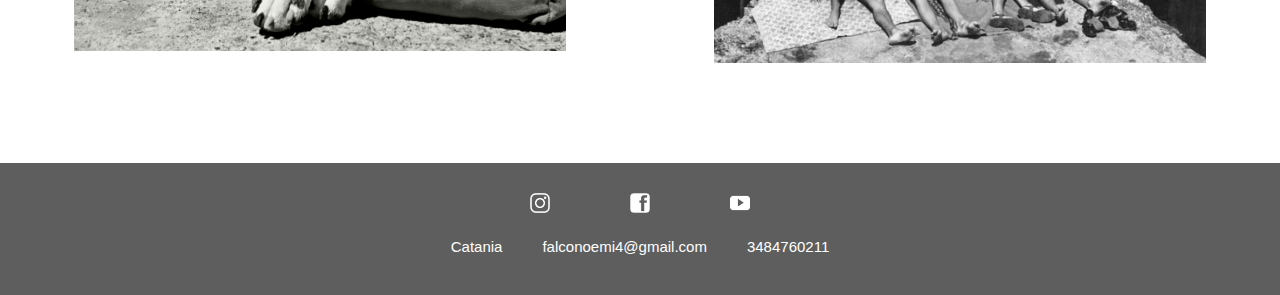
<file: list.html>
<!DOCTYPE html>
<html lang="en">
<head>
    <meta charset="UTF-8">
    <meta name="viewport" content="width=device-width, initial-scale=1.0">
    <title>list</title>
    <link rel="stylesheet" href="css/style.css">
</head>
    <body>
        <header>      
            <div class="logo">
                <h1><a href="index.html"> Street photography</h1></a>
              </div>
              <input class="checkbox" type="checkbox" name="ciao" id="" />
                  <div class="hamburger-lines">
                    <span class="line line1"></span>
                    <span class="line line2"></span>
                    <span class="line line3"></span>
                    <span class="line line4"></span>
                  </div>
                <nav>
                  <ul id="menu">
                    <li><a href="index.html">Home</a></li>
                    <li><a href="cose.html">Cos'è</a></li>
                    <li><a href="maestri2.html">Maestri</a></li>
                    <li><a href="chisiamo.html">Chi siamo</a></li>
                 
                </ul>
                </nav>
        </header>

        <main>
            <section class="provasez">
            <div class="provatesto">
                <h2>HERBERT LIST</h2>
            </div>
            <div class="immagine">
                <img src="immagini/LIST1.jpg" alt="">
            </div>
            </section>
            <p class="sottotesto2bold">"Le foto che ho scattato spontaneamente  erano spesso più potenti di quelle che avevo faticosamente composto. Ho colto la loro magia come di sfuggita"- Herbert List
            </p>
            <p class="sottotestomaestripagine">Herbert List era un artista di formazione classica che combinava l'amore per la fotografia con il fascino per il surrealismo e il classicismo.
                Nato in una prospera famiglia di mercanti di Amburgo, List iniziò un apprendistato presso un commerciante di caffè di Heidelberg nel 1921 mentre studiava letteratura e storia dell'arte all'Università di Heidelberg. Durante i viaggi per affari del caffè tra il 1924 e il 1928, il giovane List iniziò a scattare fotografie, quasi senza alcuna pretesa artistica.
                
                List fotografò la natura morta e i suoi amici, sviluppando il suo stile. Ha descritto le sue immagini come “visioni composte in cui i [miei] arrangiamenti cercano di catturare l’essenza magica che abita e anima il mondo delle apparenze”.
            </p>
           
        </div>
        <div class="immaginecose">
            <img src="immagini/LIST2.jpg" alt="">
        </div>
        <p class="sottotesto2bold">Progetto:LA MONOGRAFIA
        </p>
        <p class="sottotestoprogetto">
            Un'esplorazione della fascinazione del fotografo tedesco Herbert List per il mondo classico, l'arte e la forma umana.
</p>
            <div class="gridduefoto">    <img class="immaginigrid" src="immagini/LIST3.jpg" alt="Immagine 1">    
                <img class="immaginigrid" src="immagini/LIST4.jpg" alt="Immagine 2">
               </div>
        </main>
        <footer>
            <div class="iconesocial">
                <a href="https://l.instagram.com/?u=https%3A%2F%2Flinktr.ee%2Fstreetphotographers&e=AT23Gx6XJXNYlWiHOunLntuceNe6tPqsmg3Vxns8G7ByOq9teLUWiQyFnicUlqO3hBtZ8OV1CV_gODZjalwVwwvkknUzthxQ"><img src="immagini/insta (1).png" alt="image"></a>
                <a href="https://www.facebook.com/groups/urbanstreetphotographygroup/"><img src="immagini/face.png"" alt="logo-facebook-png-bianco"></a>
               
                <a href="https://youtu.be/Pm8jEqdS1GA?si=eROL5oyyr-MDTz5H"><img src="immagini/yout.png" alt="youtube-germano-gioielli"></a>
            </div>
            <div class="infocontatti">
                <p>Catania</p>
                <p>falconoemi4@gmail.com</p>
                <p>3484760211</p>
            </div>
        </footer>
    
</body>
</html>
</file>
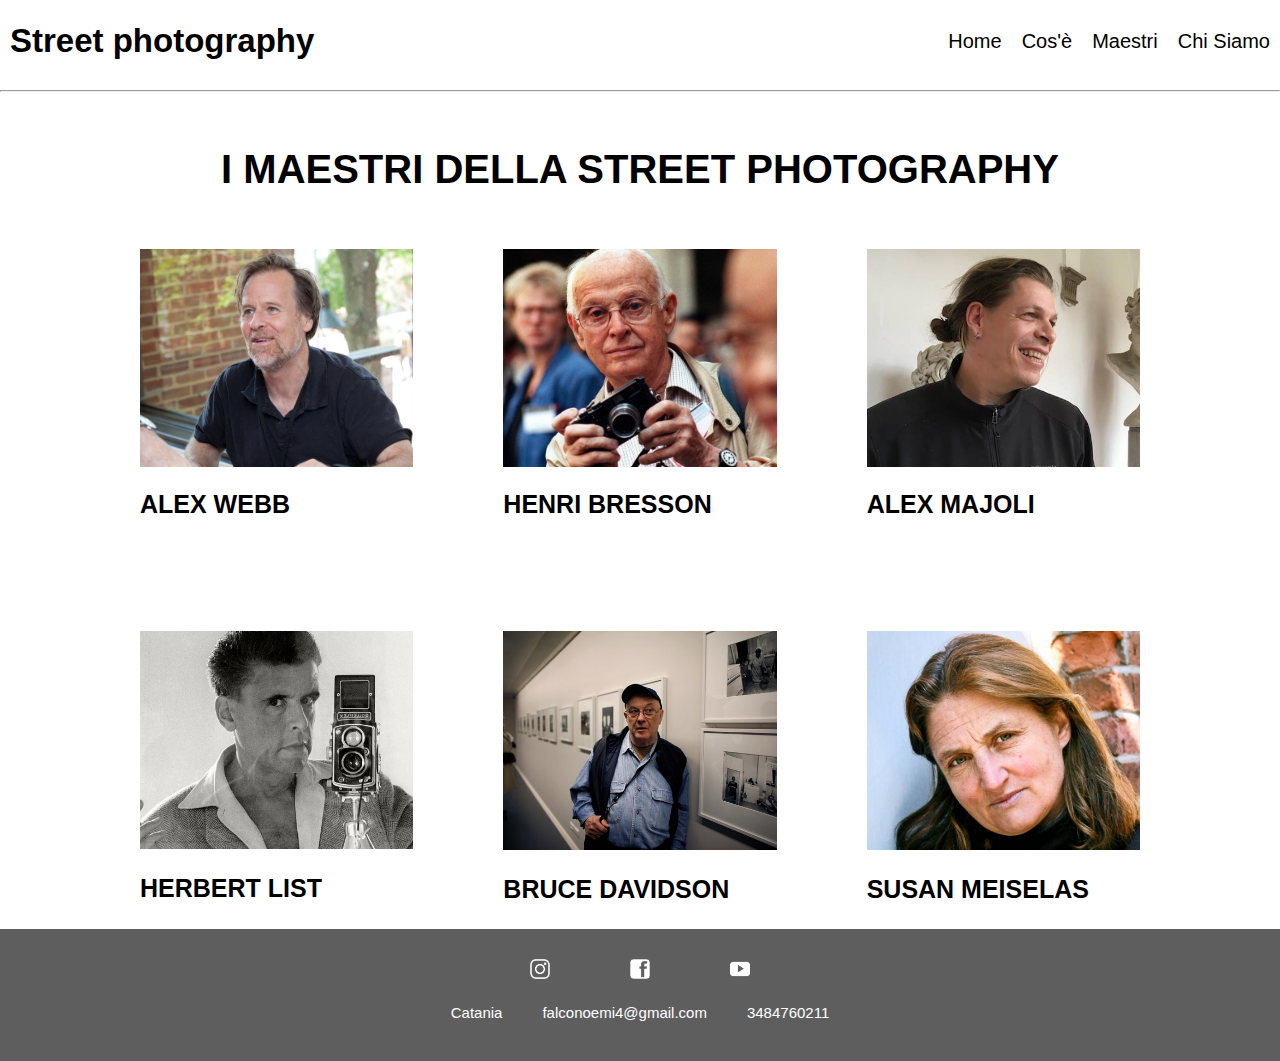
<file: maestri2.html>
<!DOCTYPE html>
<html lang="en">
<head>
    <meta charset="UTF-8">
    <meta name="viewport" content="width=device-width, initial-scale=1.0">
    <title>maestri</title>
    <link rel="stylesheet" href="css/style.css">
</head>
    <body>
        <header>      
            <div class="logo">
                <h1><a href="index.html"> Street photography</h1></a>
              </div>
              <input class="checkbox" type="checkbox" name="ciao" id="" />
                  <div class="hamburger-lines">
                    <span class="line line1"></span>
                    <span class="line line2"></span>
                    <span class="line line3"></span>
                    <span class="line line4"></span>
                  </div>
                <nav>
                  <ul id="menu">
                    <li><a href="index.html">Home</a></li>
                    <li><a href="cose.html">Cos'è</a></li>
                    <li><a href="maestri2.html">Maestri</a></li>
                    <li><a href="chisiamo.html">Chi siamo</a></li>
                 
                </ul>
                </nav>
        </header>
        <hr>
        <main>
            <div class="titolomaestri">
                <h1>I MAESTRI DELLA STREET PHOTOGRAPHY</h1>
              </div>
        <div class="grid-container">
            <div class="grid-item">
              <img src="immagini/Alex_Webb.jpg" alt="Alex_Webb">
             <h5><a href="alexwebb.html"> ALEX WEBB</h5></a>
            </div>
            <div class="grid-item">
              <img src="immagini/bressonok.jpg" alt="bresson">
              <h5><a href="bresson.html"> HENRI BRESSON</h5></a>
            </div>
            <div class="grid-item">
              <img src="immagini/majoli.jpg" alt="majoli">
              <h5><a href="majoli.html"> ALEX MAJOLI</h5></a>
            </div>
            <div class="grid-item">
              <img src="immagini/list.jpg" alt="list">
              <h6><a href="list.html"> HERBERT LIST</h6></a>
            </div>
            <div class="grid-item">
              <img src="immagini/davidson2.jpg" alt="davidson2">
              <h6><a href="davison.html"> BRUCE DAVIDSON</h6></a>
            </div>
            <div class="grid-item">
              <img src="immagini/susan.jpg" alt="susan">
             
              <h6><a href="susan.html"> SUSAN MEISELAS</h6></a>
            
            </div>
          </div>
            
        
        </main> 
        <footer>
            <div class="iconesocial">
                <a href="https://l.instagram.com/?u=https%3A%2F%2Flinktr.ee%2Fstreetphotographers&e=AT23Gx6XJXNYlWiHOunLntuceNe6tPqsmg3Vxns8G7ByOq9teLUWiQyFnicUlqO3hBtZ8OV1CV_gODZjalwVwwvkknUzthxQ"><img src="immagini/insta (1).png" alt="image"></a>
                <a href="https://www.facebook.com/groups/urbanstreetphotographygroup/"><img src="immagini/face.png"" alt="logo-facebook-png-bianco"></a>
               
                <a href="https://youtu.be/Pm8jEqdS1GA?si=eROL5oyyr-MDTz5H"><img src="immagini/yout.png" alt="youtube-germano-gioielli"></a>
            </div>
            <div class="infocontatti">
                <p>Catania</p>
                <p>falconoemi4@gmail.com</p>
                <p>3484760211</p>
            </div>
        </footer>
        </body>
        </html>
</file>
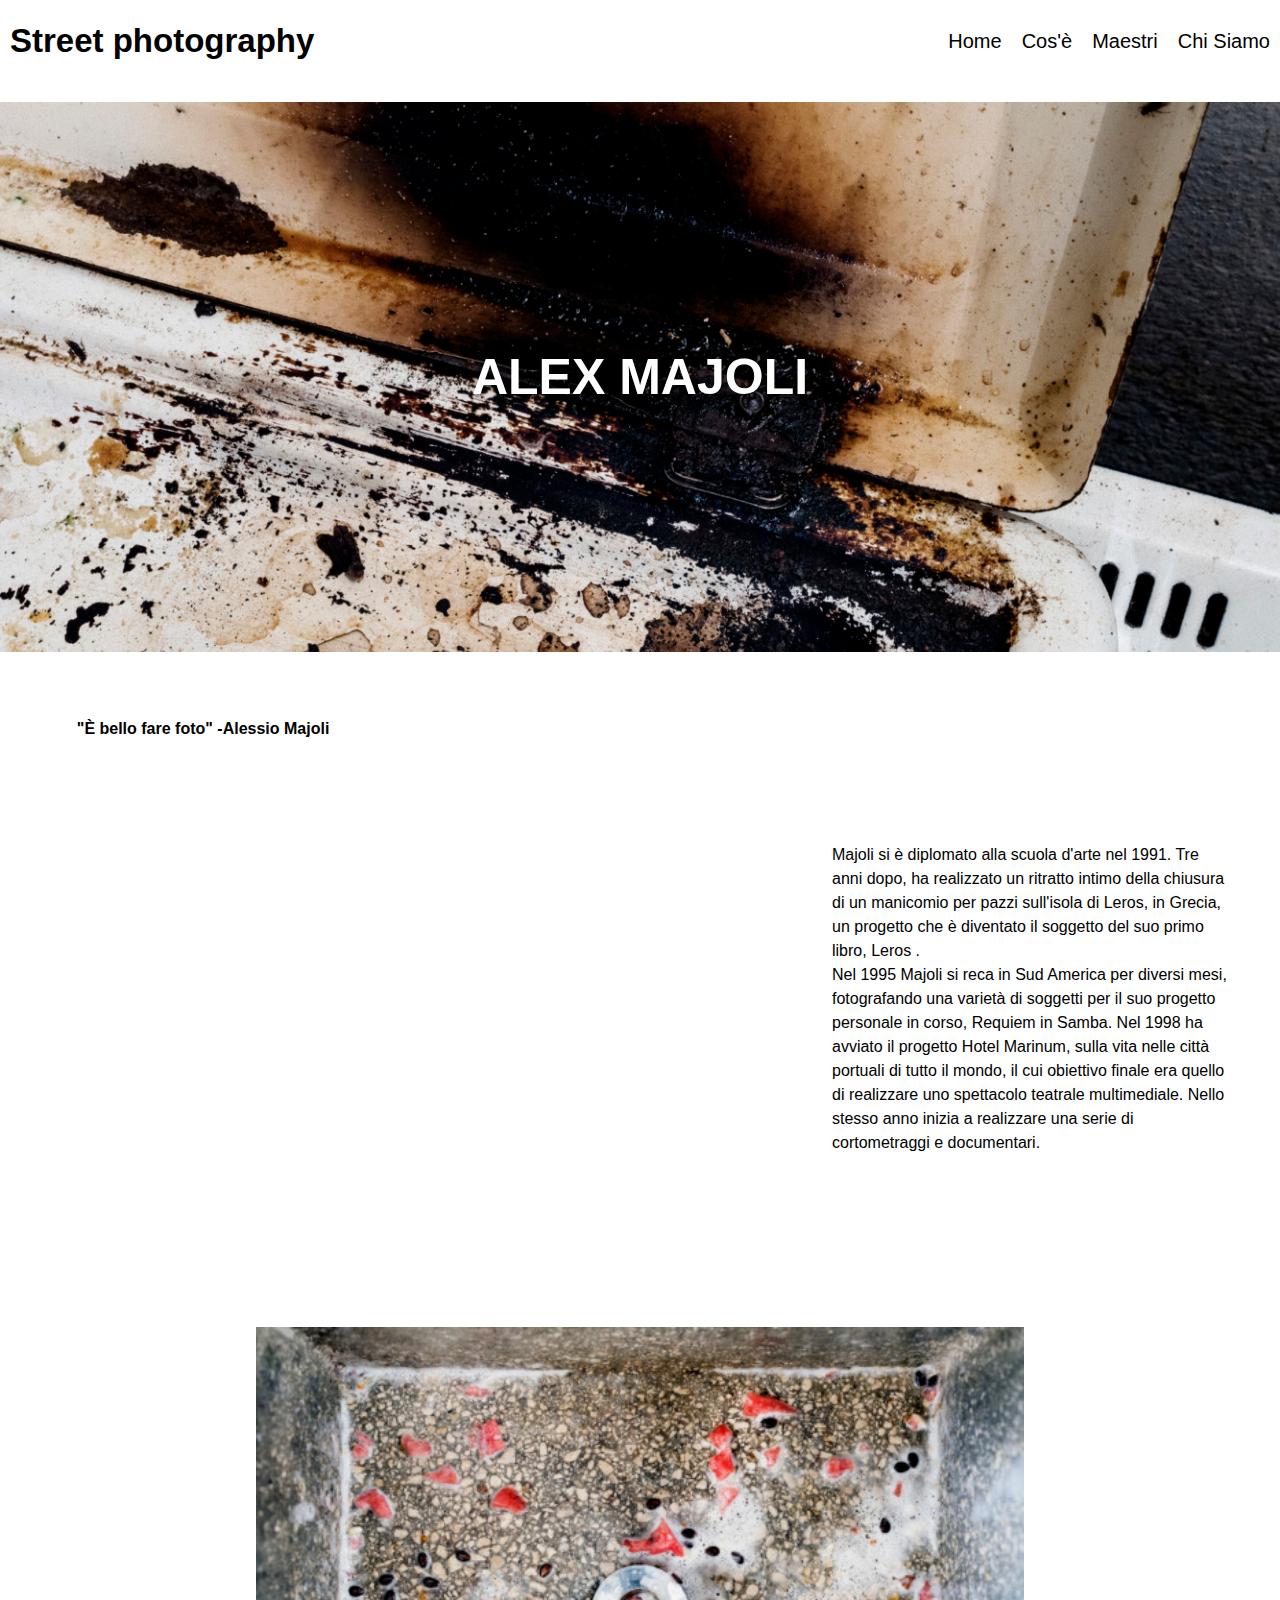
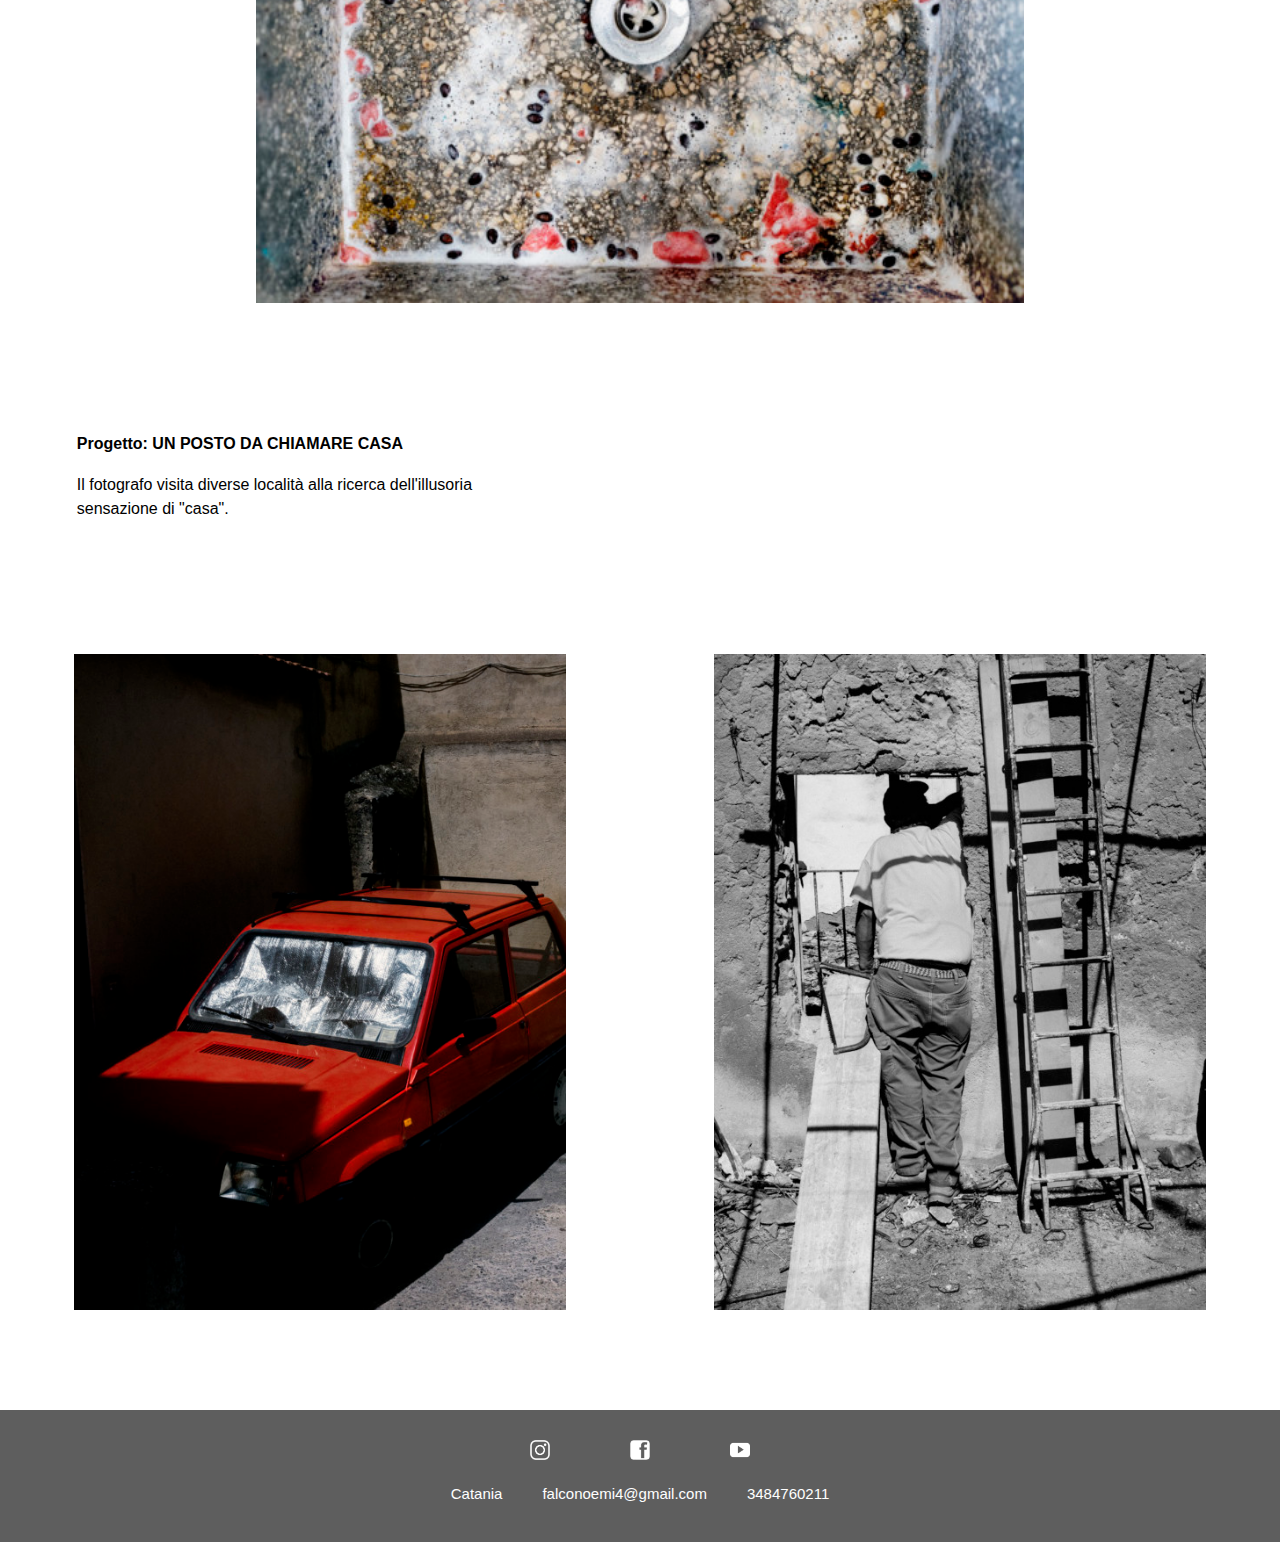
<file: majoli.html>
<!DOCTYPE html>
<html lang="en">
<head>
    <meta charset="UTF-8">
    <meta name="viewport" content="width=device-width, initial-scale=1.0">
    <title>majoli</title>
    <link rel="stylesheet" href="css/style.css">
</head>
    <body>
        <header>      
            <div class="logo">
                <h1><a href="index.html"> Street photography</h1></a>
              </div>
              <input class="checkbox" type="checkbox" name="ciao" id="" />
                  <div class="hamburger-lines">
                    <span class="line line1"></span>
                    <span class="line line2"></span>
                    <span class="line line3"></span>
                    <span class="line line4"></span>
                  </div>
                <nav>
                  <ul id="menu">
                    <li><a href="index.html">Home</a></li>
                    <li><a href="cose.html">Cos'è</a></li>
                    <li><a href="maestri2.html">Maestri</a></li>
                    <li><a href="chisiamo.html">Chi siamo</a></li>
                 
                </ul>
                </nav>
        </header>

        <main>
            <section class="provasez">
            <div class="provatesto">
                <h2>ALEX MAJOLI</h2>
            </div>
            <div class="immagine">
                <img src="immagini/majoli2.jpg" alt="">
            </div>
            </section>
            <p class="sottotesto2bold">"È bello fare foto" -Alessio Majoli
            </p>
            <p class="sottotestomaestripagine">Majoli si è diplomato alla scuola d'arte nel 1991. Tre anni dopo, ha realizzato un ritratto intimo della chiusura di un manicomio per pazzi sull'isola di Leros, in Grecia, un progetto che è diventato il soggetto del suo primo libro, Leros .<br>Nel 1995 Majoli si reca in Sud America per diversi mesi, fotografando una varietà di soggetti per il suo progetto personale in corso, Requiem in Samba. Nel 1998 ha avviato il progetto Hotel Marinum, sulla vita nelle città portuali di tutto il mondo, il cui obiettivo finale era quello di realizzare uno spettacolo teatrale multimediale. Nello stesso anno inizia a realizzare una serie di cortometraggi e documentari.
                
            </p>
           
        </div>
        <div class="immaginecose">
            <img src="immagini/MAJOLI1.jpg" alt="">
        </div>
        <p class="sottotesto2bold">Progetto: UN POSTO DA CHIAMARE CASA
        </p>
        <p class="sottotestoprogetto">
            Il fotografo visita diverse località alla ricerca dell'illusoria sensazione di "casa".</p>
            <div class="gridduefoto">    <img class="immaginigrid" src="immagini/majoli3.jpg" alt="Immagine 1">    
                <img class="immaginigrid" src="immagini/majoli4.jpg" alt="Immagine 2">
               </div>
        </main>
        <footer>
            <div class="iconesocial">
                <a href="https://l.instagram.com/?u=https%3A%2F%2Flinktr.ee%2Fstreetphotographers&e=AT23Gx6XJXNYlWiHOunLntuceNe6tPqsmg3Vxns8G7ByOq9teLUWiQyFnicUlqO3hBtZ8OV1CV_gODZjalwVwwvkknUzthxQ"><img src="immagini/insta (1).png" alt="image"></a>
                <a href="https://www.facebook.com/groups/urbanstreetphotographygroup/"><img src="immagini/face.png"" alt="logo-facebook-png-bianco"></a>
               
                <a href="https://youtu.be/Pm8jEqdS1GA?si=eROL5oyyr-MDTz5H"><img src="immagini/yout.png" alt="youtube-germano-gioielli"></a>
            </div>
            <div class="infocontatti">
                <p>Catania</p>
                <p>falconoemi4@gmail.com</p>
                <p>3484760211</p>
            </div>
        </footer>
    
</body>
</html>
</file>
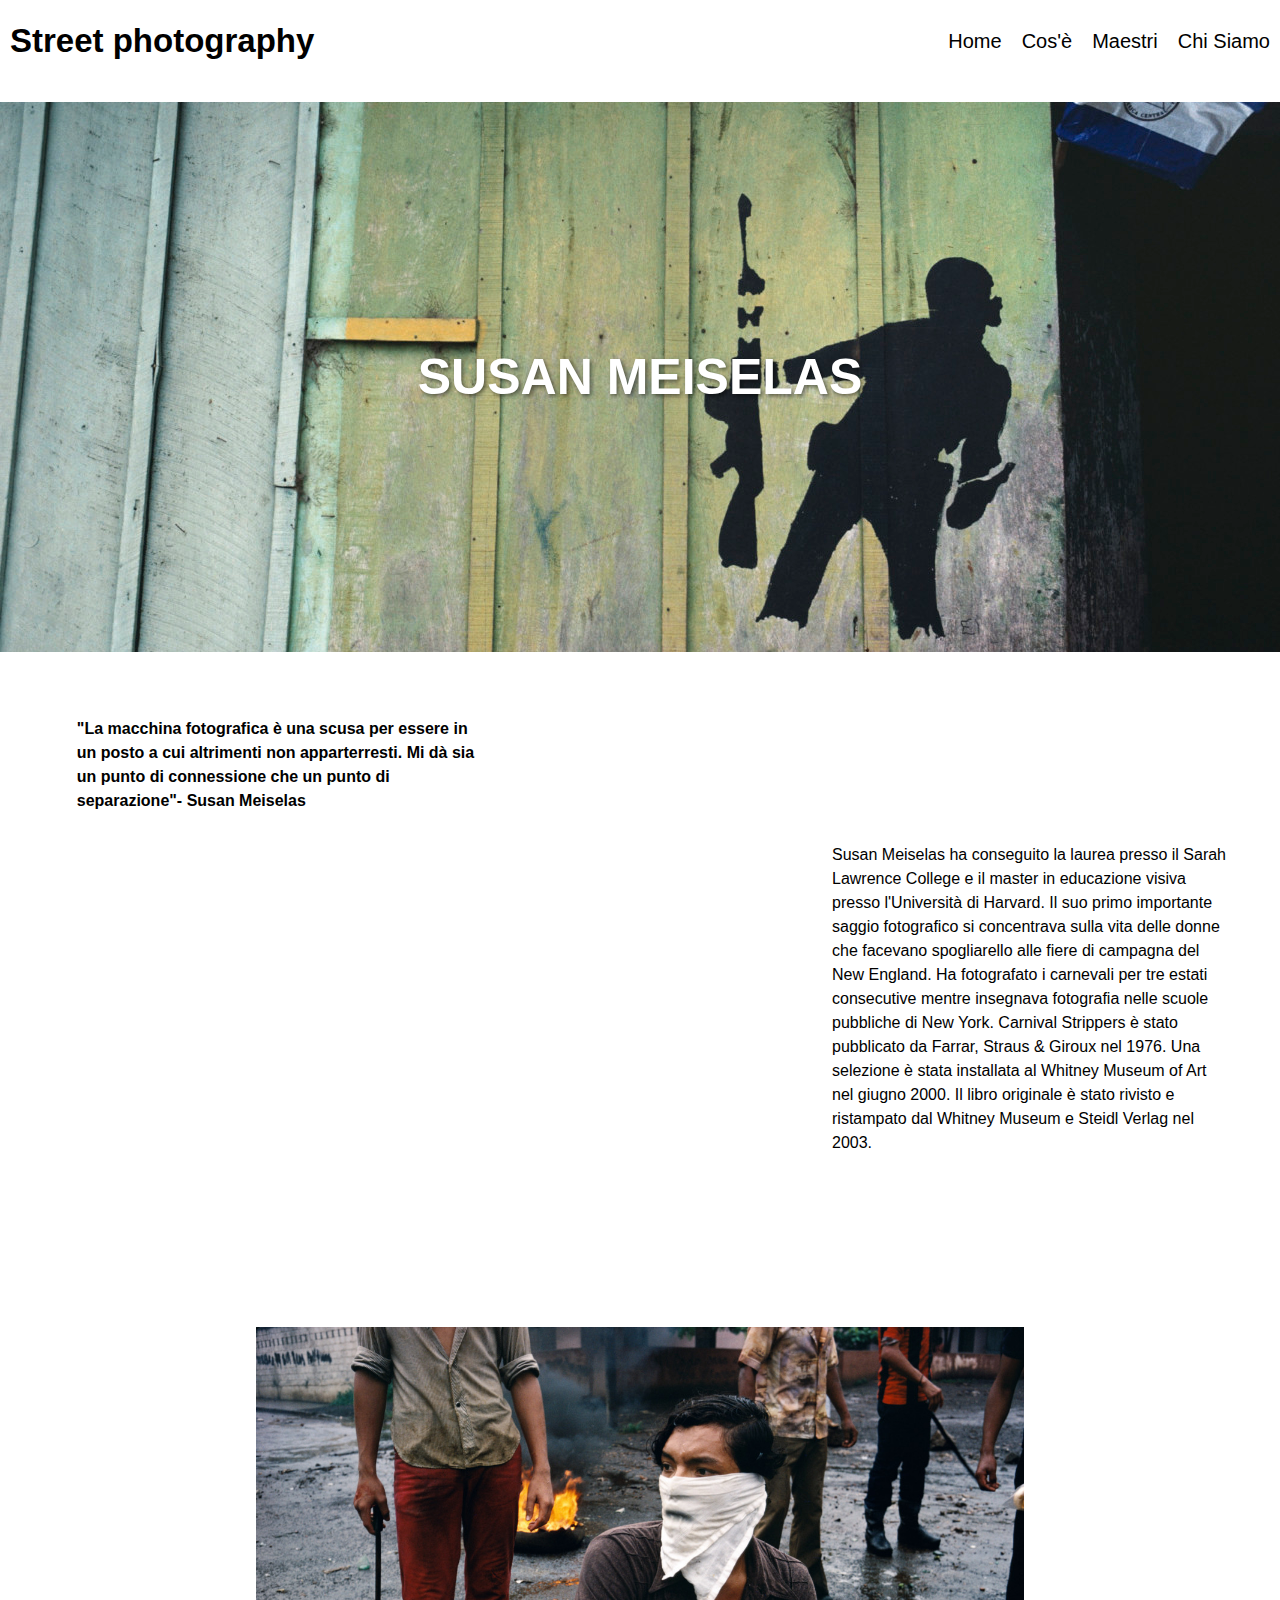
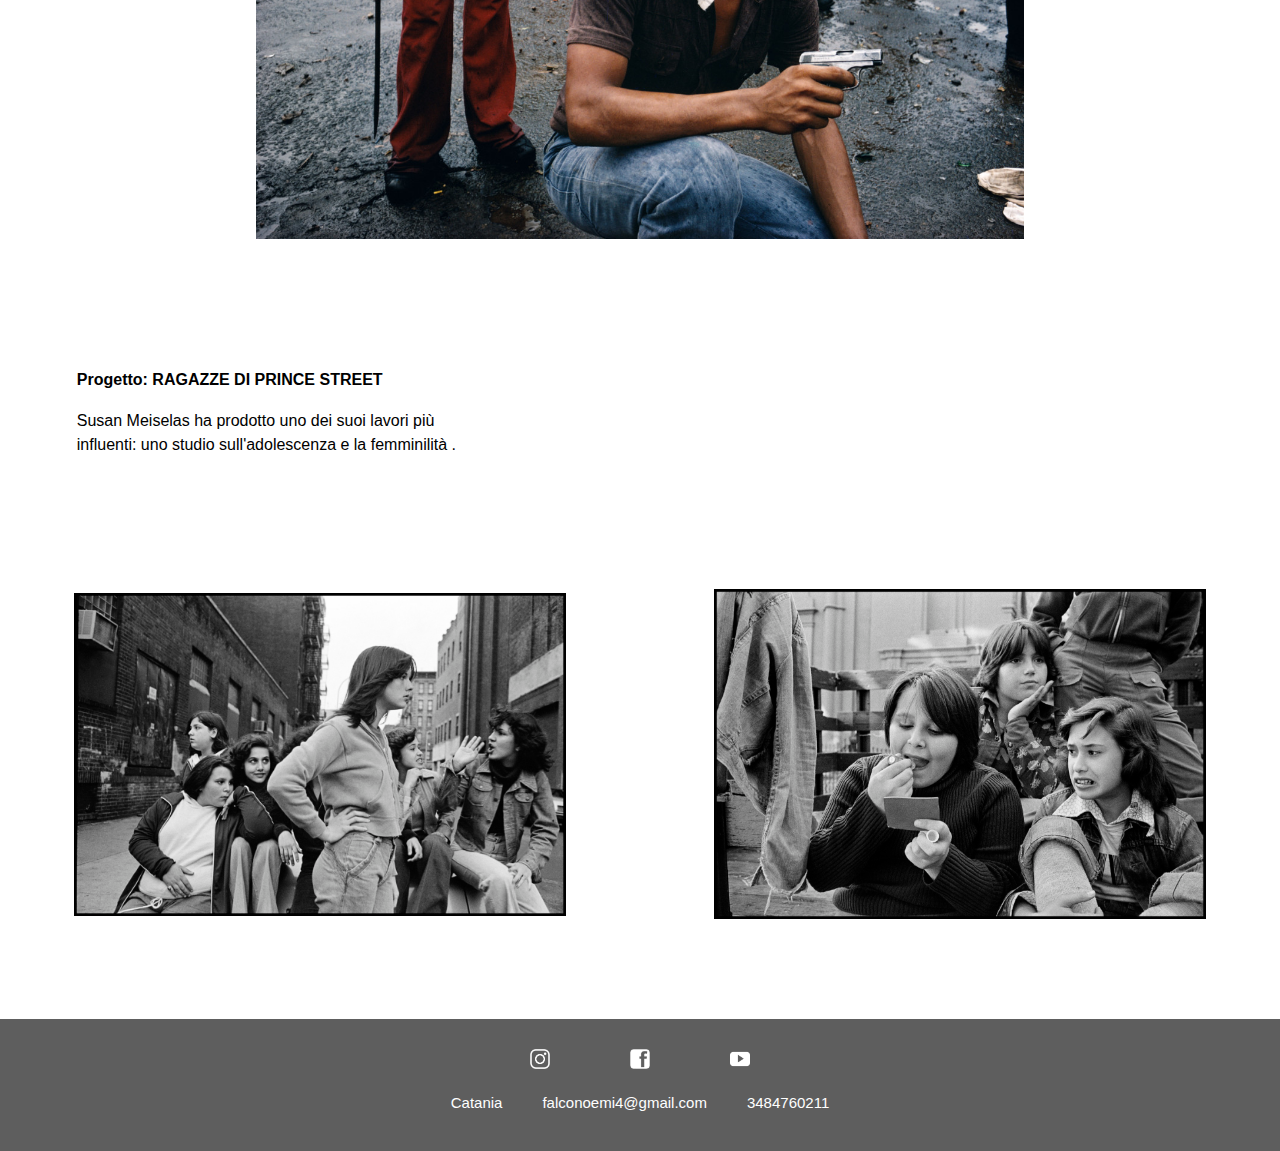
<file: susan.html>
<!DOCTYPE html>
<html lang="en">
<head>
    <meta charset="UTF-8">
    <meta name="viewport" content="width=device-width, initial-scale=1.0">
    <title>susan</title>
    <link rel="stylesheet" href="css/style.css">
</head>
    <body>
        <header>      
            <div class="logo">
                <h1><a href="index.html"> Street photography</h1></a>
              </div>
              <input class="checkbox" type="checkbox" name="ciao" id="" />
                  <div class="hamburger-lines">
                    <span class="line line1"></span>
                    <span class="line line2"></span>
                    <span class="line line3"></span>
                    <span class="line line4"></span>
                  </div>
                <nav>
                  <ul id="menu">
                    <li><a href="index.html">Home</a></li>
                    <li><a href="cose.html">Cos'è</a></li>
                    <li><a href="maestri2.html">Maestri</a></li>
                    <li><a href="chisiamo.html">Chi siamo</a></li>
                 
                </ul>
                </nav>
        </header>

        <main>
            <section class="provasez">
            <div class="provatesto">
                <h2>SUSAN MEISELAS</h2>
            </div>
            <div class="immagine">
                <img src="immagini/susan1.jpg" alt="">
            </div>
            </section>
            <p class="sottotesto2bold">"La macchina fotografica è una scusa per essere in un posto a cui altrimenti non apparterresti. Mi dà sia un punto di connessione che un punto di separazione"- Susan Meiselas
            </p>
            <p class="sottotestomaestripagine">
                Susan Meiselas ha conseguito la laurea presso il Sarah Lawrence College e il master in educazione visiva presso l'Università di Harvard. Il suo primo importante saggio fotografico si concentrava sulla vita delle donne che facevano spogliarello alle fiere di campagna del New England. Ha fotografato i carnevali per tre estati consecutive mentre insegnava fotografia nelle scuole pubbliche di New York. Carnival Strippers è stato pubblicato da Farrar, Straus & Giroux nel 1976. Una selezione è stata installata al Whitney Museum of Art nel giugno 2000. Il libro originale è stato rivisto e ristampato dal Whitney Museum e Steidl Verlag nel 2003.
            </p>
           
        </div>
        <div class="immaginecose">
            <img src="immagini/susan2.jpg" alt="">
        </div>
        <p class="sottotesto2bold">Progetto: RAGAZZE DI PRINCE STREET
        </p>
        <p class="sottotestoprogetto">
        Susan Meiselas ha prodotto uno dei suoi lavori più influenti: uno studio sull'adolescenza e la femminilità .</p>
            <div class="gridduefoto">    <img class="immaginigrid" src="immagini/susan3.jpg" alt="Immagine 1">    
                <img class="immaginigrid" src="immagini/susan4.jpg" alt="Immagine 2">
               </div>
        </main>
        <footer>
            <div class="iconesocial">
                <a href="https://l.instagram.com/?u=https%3A%2F%2Flinktr.ee%2Fstreetphotographers&e=AT23Gx6XJXNYlWiHOunLntuceNe6tPqsmg3Vxns8G7ByOq9teLUWiQyFnicUlqO3hBtZ8OV1CV_gODZjalwVwwvkknUzthxQ"><img src="immagini/insta (1).png" alt="image"></a>
                <a href="https://www.facebook.com/groups/urbanstreetphotographygroup/"><img src="immagini/face.png"" alt="logo-facebook-png-bianco"></a>
               
                <a href="https://youtu.be/Pm8jEqdS1GA?si=eROL5oyyr-MDTz5H"><img src="immagini/yout.png" alt="youtube-germano-gioielli"></a>
            </div>
            <div class="infocontatti">
                <p>Catania</p>
                <p>falconoemi4@gmail.com</p>
                <p>3484760211</p>
            </div>
        </footer>
    
</body>
</html>
</file>
<file: css/style.css>
body {
  margin: 0 0;
 
  font-family: 'Inter', sans-serif;
}
 
img {
  max-width: 100%;
  display: block;
}
 
 
main {
  padding-top: 20px;
  max-width: 100%
}
header {
 
  display: flex;
  align-items: center;
  justify-content: space-between;
  padding: 0px 10px;
  color: #050505;
 
}
 
header h1 {
  font-size: 33px;
}
 
 
 
nav {
  font-size: 20px;
  margin:0;
  padding: 0;
  list-style-type: none;
  display: flex;
  gap: 20px;
  text-transform:capitalize;
 
}
header .logo h1 a {
  color: #000000;
  z-index: 5;
  text-decoration: none;
 
}
 
 
 
 
nav ul {
  list-style: none;
  padding: 0 ;
  margin: 0;
  display: flex;
  gap: 20px;
}
 
nav ul li {
  position: relative;
}
 
nav ul a {
  color: #000000;
  text-decoration: none;
}
 
.hamburger-lines {
  display: block;
  height: 26px;
  width: 32px;
  position: absolute;
  top: 18px;
  right: 20px;
  display: flex;
  flex-direction: column;
  justify-content: space-between;
  opacity: 0;
}
 
.hamburger-lines .line {
  display: block;
  height: 4px;
  width: 100%;
  border-radius: 10px;
  background: #000000;
}
 
.hamburger-lines .line1 {
  transform-origin: 0% 0%;
  transition: transform 0.4s ease-in-out;
}
.hamburger-lines .line2 {
  transition: transform 0.2s ease-in-out;
}
 
.hamburger-lines .line3 {
  transform-origin: 0% 100%;
  transition: transform 0.4s ease-in-out;
}
.hamburger-lines .line4 {
  transform-origin: 0% 100%;
  transition: transform 0.4s ease-in-out;
}
 
input[type="checkbox"]:checked ~ .hamburger-lines .line1 {
  transform: rotate(30deg);
}
 
input[type="checkbox"]:checked ~ .hamburger-lines .line2 {
  transform: scaleY(0);
}
 
input[type="checkbox"]:checked ~ .hamburger-lines .line3 {
  transform: rotate(-30deg);
}
 
.checkbox {
  position: absolute;
  display: none;
  height: 32px;
  width: 32px;
  top: 16x;
  right: 16px;
  z-index: 5;
  opacity: 0;
  cursor: pointer;
}
footer {
  background-color: #5e5e5e;
  color: #fff;
  padding: 25px;
  text-align: center;
}
 
.iconesocial {
  display: flex;
  justify-content: center;
  align-items: center;
  margin-bottom: 5px;
 
}
 
.iconesocial img {
  object-fit: contain;
  width: 20px;
  height: 20px;
  margin: 5px 40px
}
 
.infocontatti{
  display: flex;
  justify-content: center;
  align-items: center;
  gap: 40px;
 
}
.infocontatti p {
  font-size: 15px;
}
.grid-container {
  display: grid;
  grid-template-columns: repeat(3, 1fr);
  gap: 90px;
  max-width: 1000px;
  margin: 0 auto;
}

.grid-item {
  text-align: left;
}

.grid-item img {
  max-width: 100%;
  height: auto; 
}
h5 a {
  text-decoration: none;
  color: #000000;
font-size: 25px;
}
h6 a {
  text-decoration: none;
  color: #000000;
font-size: 25px;

}

@media (max-width: 600px) {
  
  .grid-container {
    grid-template-columns: 1fr; 
  }
}

.provasez {
  position: relative;
}

.provasez img {
  margin: 0;
  height: 550px;
  width: 100%;
  object-fit: cover;
  object-position: center;
}


.provasez h2 {
  position: absolute;
  left: 50%;
  top: 50%;
  transform: translate(-50%, -50%);
  margin: 0;
  color: #fff;
  z-index: 100;
  text-transform: uppercase;
  font-size: 50px;
  text-align: center;
  text-shadow: 2px 2px 4px rgba(0, 0, 0, 0.5);
}

.primotesto {
  position: absolute;
  padding-left: 20%;

  
}

.primotesto h2 {

  margin: 0;
  padding-top: 40px;
  margin-top: 0; 
}

.sottotesto {
  height: 20px;
  width: 400px;
  object-fit: cover;
  padding-left: 60%;
  margin-bottom: 100px;
  padding-top: 65px;
  margin-top: 0; 
  line-height: 1.5;
}
.sottotesto p {
position: relative;
left: 20%;
margin: 0%;
}
.sottotesto2 {
  padding-top: 65px;
  padding-left: 5%;
  margin-top: 0px;
  height: 20px;
  width: 400px;
  line-height: 1.5;
}
.sottotesto2 p {
  margin: 0;
  padding-top: 50px;
  margin-top: 0; 

}
.sottotestochisiamo {
  padding-top: 65px;
  padding-left: 5%;
  margin-top: 0px;
  height: 20px; 
  width: 400px;
  line-height: 1.5;
  padding-bottom: 200px;
 
}
.sottotestochisiamo p {
  margin: 0;
  padding-top: 50px;
  margin-top: 0; 
  padding-bottom: 200px;

}
.sottotesto2bold {
  padding-top: 65px;
  padding-left: 6%;
  margin-top: 0px;
  height: 20px;
  width: 400px;
  font-weight: bold;
  line-height: 1.5;
  
}
.sottotesto2bold p {
  margin: 0;
  padding-top: 90px;
  margin-top: 90; 
  

}
.sottotestoprogetto {
  padding-top: 5px;
  padding-left: 6%;
  margin-top: 0px;
  height: 20px;
  width: 400px;
padding-bottom: 10.5%;
line-height: 1.5;

}
.sottotestoprogetto p {
  margin: 0;
  padding-top: 50px;
  margin-top: 0; 
  

}
.sottotesto3 {
  height: 20px;
  width: 400px;
  object-fit: cover;
  padding-left: 65%;
  margin-bottom: 100px;
  padding-top: 300px;
  margin-top: 0; 
  line-height: 1.5;
}
.sottotesto3 p {
position: relative;
left: 20%;
margin: 0%;
}
.sottotestomaestripagine {
  height: 20px;
  width: 400px;
  object-fit: cover;
  padding-left: 65%;
  margin-bottom: 400px;
  padding-top: 90px;
  margin-top: 0; 
  line-height: 1.5; 
}
.sottotestomaestripagine p {
position: relative;
left: 20%;
margin: 0%;

padding-bottom: 100%;
}
.sottotesto4 {
  height: 20px;
  width: 400px;
  object-fit: cover;
  padding-left: 65%;
  margin-bottom: 200px;
  padding-top:70px;
  line-height: 1.5; 
}
.sottotesto4 p {
position: relative;
left: 20%;
margin: 0%;

}
.secondotesto {
  position: absolute;
  padding-left: 20%;
  margin-top:5opx;
  
}

.secondotesto h2 {
  margin: 0;
  padding-top: 40px;
  margin-top: 0;
}
.scopri {
position: relative;
padding-left: 60%;
padding-bottom: 100px;
padding-top: 20px;
}
.scopri a {
  text-decoration: none;
  color: #000000;
}
.nomi {
  position: relative;
  padding-left: 60%;
  padding-bottom: 5px;
}
.nomi a {
      text-decoration: none;
      color: #000000;
}

.nomeultimo {
      position: relative;
      padding-left: 60%;
  padding-bottom: 70px;
}
.nomeultimo a {
          text-decoration: none;
          color: #000000;
}
@media screen and (max-width:600px) {
  .sottotestochisiamo.primotesto,.secondotesto,.sottotesto2bold,.sottotestoprogetto, .primotesto, .sottotesto, .secondotesto, .sottotesto2,.sottotesto3,.sottotesto4,.sottotesto2bold,.sottotestomaestripagine{
    padding-left: 3%;
 max-width: 80%;
   padding-bottom: 10%; 
  
  }
}
@media screen and (max-width:600px) {
  .scopri, .nomi,.nomeultimo{
     padding-left: 3%;
  max-width: 80%;
  
   
   }

  }
.titolomaestri h1{
  text-align: center;
  padding-bottom: 30px;
  font-size: 40px;
}


.immaginecose {
  max-width: 60%; 
  margin: 0 auto; 
  padding-bottom: 5%; 
padding-top: 5%;
}

.immaginecose img {
  width: 400%; 
  height: auto; 
}
@media only screen and (max-width: 600px) {
  .checkbox {
    display: block;
  }
  .provasez{
      position: static;
  }
  .provatesto h2{
      z-index: 1;
  }
  nav ul {
    gap: 10px;
    flex-direction: column;
    position: absolute;
    top: 0;
    left: 0;
    opacity: 0;
    background-color: #ffffff;
    width: 100%;
    height: 100%;
    justify-content: center;
    text-align: center;
   
  }
 
  input[type="checkbox"]:checked ~ nav ul {
    opacity: 100;
    z-index: 2;
  }

  .hamburger-lines {
    opacity: 100;
    z-index: 3;
  }

  ul li {
    display: block;
  }

   .submenu {
    width: 100%;
    display: block;
    position: relative;
    padding: 10px 0;
    margin:0;
}
}

.gridduefoto {  
  display: flex;
}
.immaginigrid {
    width: 40%;
    height: auto;
    box-sizing: border-box;
    padding: 10px;
    margin: auto;
    padding-bottom: 100px;
  
}
</file>
